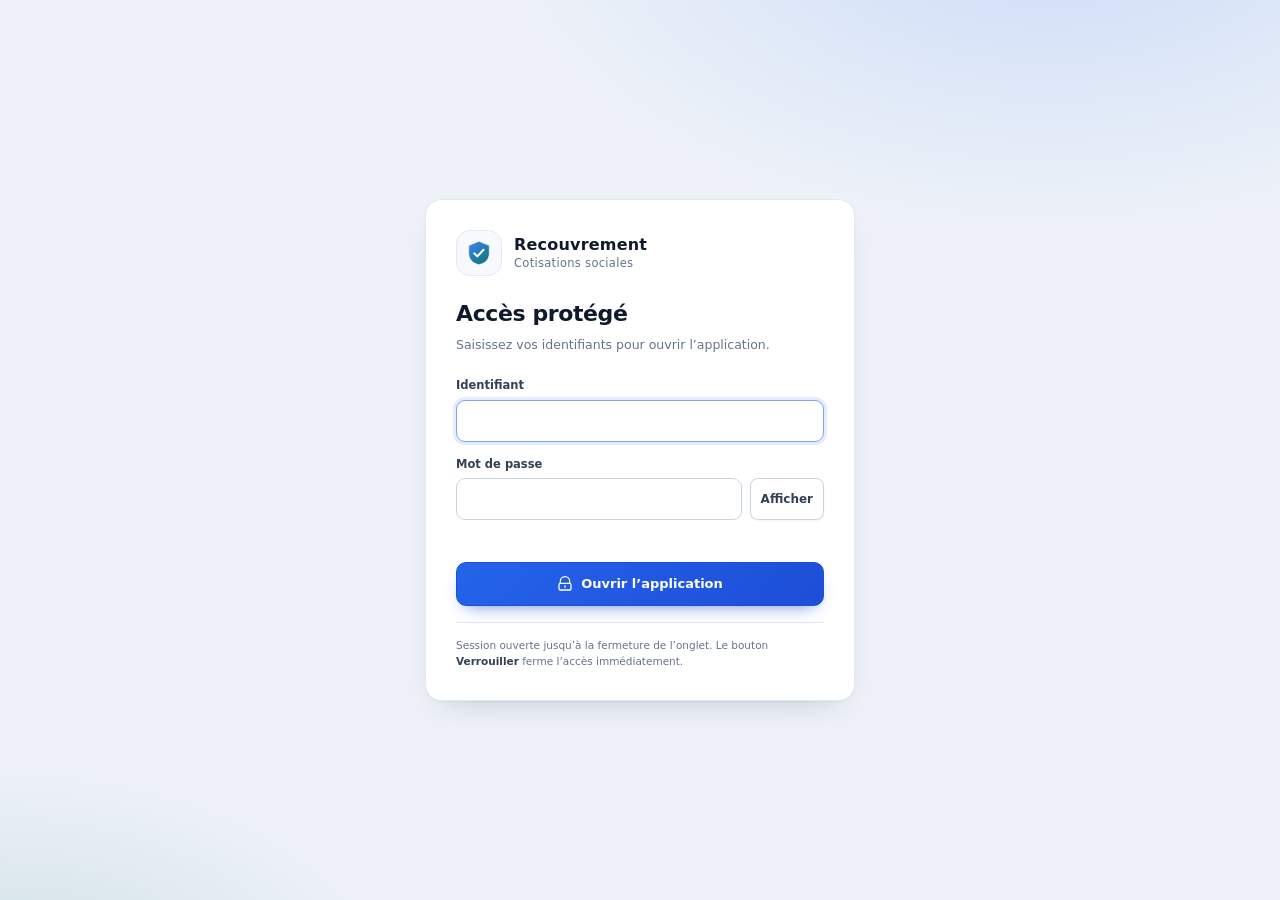
<file: suivi-cotisations/index.html>
<!DOCTYPE html>
<html lang="fr">
<head>
  <meta charset="UTF-8">
  <meta name="viewport" content="width=device-width, initial-scale=1.0">
  <meta name="color-scheme" content="light">
  <meta name="description" content="Application locale de suivi du recouvrement des cotisations sociales impayées.">
  <title>Recouvrement · Suivi des cotisations impayées</title>
  <link rel="icon" href="data:image/svg+xml,%3Csvg xmlns='http://www.w3.org/2000/svg' viewBox='0 0 32 32'%3E%3Crect width='32' height='32' rx='7' fill='%230f172a'/%3E%3Cpath d='M16 5 25 8.5v7c0 5.2-3.6 9.1-9 10.3-5.4-1.2-9-5.1-9-10.3v-7L16 5Z' fill='%230f766e'/%3E%3Cpath d='M11.5 16.2l3 3 6-6.5' fill='none' stroke='%23fff' stroke-width='2.2' stroke-linecap='round' stroke-linejoin='round'/%3E%3C/svg%3E">
  <link rel="stylesheet" href="assets/styles.css">
  <script>
    try {
      var t = localStorage.getItem('suivi-cotisations-theme-v1');
      if (t === 'amber' || t === 'red' || t === 'dark') document.documentElement.dataset.theme = t;
      if (localStorage.getItem('suivi-cotisations-sidebar-v1') === 'collapsed') document.documentElement.dataset.sidebar = 'collapsed';
    } catch (e) {}
  </script>
</head>
<body class="auth-locked">
  <div class="boot-error" id="boot-error" role="alert" hidden>
    <strong>L’application n’a pas pu démarrer.</strong>
    <span id="boot-error-detail"></span>
  </div>

  <div class="auth-screen" id="auth-screen" role="dialog" aria-modal="true" aria-labelledby="auth-title">
    <div class="auth-card">
      <div class="auth-brand">
        <div class="auth-mark" aria-hidden="true">
          <svg viewBox="0 0 32 32" fill="none">
            <path d="M16 3.5 27 8v8.2c0 6.2-4.3 10.9-11 12.3C9.3 27.1 5 22.4 5 16.2V8l11-4.5Z" fill="url(#auth-grad)" stroke="rgba(255,255,255,.55)" stroke-width="1.2"/>
            <path d="M11 16.4l3.2 3.2 6.6-7" stroke="#fff" stroke-width="2.2" stroke-linecap="round" stroke-linejoin="round"/>
            <defs>
              <linearGradient id="auth-grad" x1="5" y1="4" x2="27" y2="28" gradientUnits="userSpaceOnUse">
                <stop stop-color="#3b82f6"/><stop offset="1" stop-color="#0f766e"/>
              </linearGradient>
            </defs>
          </svg>
        </div>
        <div class="auth-brand-text">
          <strong>Recouvrement</strong>
          <span>Cotisations sociales</span>
        </div>
      </div>
      <h1 id="auth-title">Accès protégé</h1>
      <p class="auth-subtitle">Saisissez vos identifiants pour ouvrir l’application.</p>
      <form id="auth-form" autocomplete="on">
        <div class="auth-field">
          <label for="auth-user">Identifiant</label>
          <input class="input" id="auth-user" name="username" type="text" autocomplete="username" autocapitalize="none" spellcheck="false" required>
        </div>
        <div class="auth-field">
          <label for="auth-pass">Mot de passe</label>
          <div class="auth-pass-row">
            <input class="input" id="auth-pass" name="password" type="password" autocomplete="current-password" required>
            <button class="btn btn-sm" type="button" id="auth-toggle-pass" aria-pressed="false" aria-label="Afficher le mot de passe">Afficher</button>
          </div>
        </div>
        <p class="auth-error" id="auth-error" role="alert" aria-live="polite"></p>
        <button class="btn btn-primary auth-submit" id="auth-submit" type="submit">
          <svg viewBox="0 0 24 24"><path d="M5 11V8a7 7 0 0 1 14 0v3"/><rect x="3" y="11" width="18" height="10" rx="2"/><path d="M12 15v2"/></svg>
          Ouvrir l’application
        </button>
      </form>
      <p class="auth-note">Session ouverte jusqu’à la fermeture de l’onglet. Le bouton <strong>Verrouiller</strong> ferme l’accès immédiatement.</p>
    </div>
  </div>

  <div class="app" id="app">
    <div class="sidebar-backdrop" id="sidebar-backdrop"></div>
    <aside class="sidebar" id="sidebar">
      <div class="brand">
        <div class="brand-mark" aria-hidden="true">
          <svg viewBox="0 0 32 32" fill="none">
            <path d="M16 3.5 27 8v8.2c0 6.2-4.3 10.9-11 12.3C9.3 27.1 5 22.4 5 16.2V8l11-4.5Z" fill="url(#g1)" stroke="rgba(255,255,255,.55)" stroke-width="1.2"/>
            <path d="M11 16.4l3.2 3.2 6.6-7" stroke="#fff" stroke-width="2.2" stroke-linecap="round" stroke-linejoin="round"/>
            <defs>
              <linearGradient id="g1" x1="5" y1="4" x2="27" y2="28" gradientUnits="userSpaceOnUse">
                <stop stop-color="#3b82f6"/><stop offset="1" stop-color="#0f766e"/>
              </linearGradient>
            </defs>
          </svg>
        </div>
        <div class="brand-text">
          <strong>Recouvrement</strong>
          <span>Cotisations sociales</span>
        </div>
      </div>

      <div class="nav-group-label">Pilotage</div>
      <nav class="nav" aria-label="Navigation principale">
        <a class="nav-link" href="#/dashboard" data-route="dashboard">
          <svg viewBox="0 0 24 24"><path d="M4 13h6V4H4v9Zm0 7h6v-5H4v5Zm10 0h6v-9h-6v9Zm0-16v5h6V4h-6Z"/></svg>
          <span>Tableau de bord</span>
        </a>
        <a class="nav-link" href="#/employers" data-route="employers">
          <svg viewBox="0 0 24 24"><path d="M4 21V6a2 2 0 0 1 2-2h7a2 2 0 0 1 2 2v15M9 8h1M9 12h1M9 16h1M15 21V10h3a2 2 0 0 1 2 2v9M3 21h18"/></svg>
          <span>Employeurs</span>
        </a>
      </nav>

      <div class="nav-group-label">Suivi</div>
      <nav class="nav" aria-label="Navigation de suivi">
        <a class="nav-link" href="#/monthly" data-route="monthly">
          <svg viewBox="0 0 24 24"><path d="M8 2v4M16 2v4M3.5 9h17M5 4h14a2 2 0 0 1 2 2v13a2 2 0 0 1-2 2H5a2 2 0 0 1-2-2V6a2 2 0 0 1 2-2Z"/><path d="M7 13h3M14 13h3M7 17h3M14 17h3"/></svg>
          <span>Suivi mensuel</span>
        </a>
        <a class="nav-link" href="#/situation" data-route="situation">
          <svg viewBox="0 0 24 24"><path d="M4 19V5M4 19h16"/><path d="M8 15v-4M12 15V7M16 15v-6"/></svg>
          <span>Situation mensuelle</span>
        </a>
        <a class="nav-link" href="#/insured" data-route="insured">
          <svg viewBox="0 0 24 24"><path d="M16 21v-2a4 4 0 0 0-4-4H6a4 4 0 0 0-4 4v2"/><circle cx="9" cy="7" r="4"/><path d="M22 21v-2a4 4 0 0 0-3-3.87M16 3.13a4 4 0 0 1 0 7.75"/></svg>
          <span>Détail assurés</span>
        </a>
        <a class="nav-link" href="#/journal" data-route="journal">
          <svg viewBox="0 0 24 24"><path d="M4 19.5A2.5 2.5 0 0 1 6.5 17H20V3H6.5A2.5 2.5 0 0 0 4 5.5v14Z"/><path d="M8 7h8M8 11h6"/></svg>
          <span>Journal</span>
        </a>
        <a class="nav-link" href="#/schedules" data-route="schedules">
          <svg viewBox="0 0 24 24"><path d="M12 6v6l4 2"/><circle cx="12" cy="12" r="9"/></svg>
          <span>Échéanciers</span>
        </a>
      </nav>

      <div class="nav-group-label">Configuration</div>
      <nav class="nav" aria-label="Navigation de configuration">
        <a class="nav-link" href="#/settings" data-route="settings">
          <svg viewBox="0 0 24 24"><circle cx="12" cy="12" r="3"/><path d="M19.4 15a1.7 1.7 0 0 0 .34 1.87l.06.06a2 2 0 1 1-2.83 2.83l-.06-.06a1.7 1.7 0 0 0-1.87-.34 1.7 1.7 0 0 0-1 1.55V21a2 2 0 1 1-4 0v-.09a1.7 1.7 0 0 0-1.11-1.55 1.7 1.7 0 0 0-1.87.34l-.06.06a2 2 0 1 1-2.83-2.83l.06-.06a1.7 1.7 0 0 0 .34-1.87 1.7 1.7 0 0 0-1.55-1H3a2 2 0 1 1 0-4h.09a1.7 1.7 0 0 0 1.55-1.11 1.7 1.7 0 0 0-.34-1.87l-.06-.06a2 2 0 1 1 2.83-2.83l.06.06a1.7 1.7 0 0 0 1.87.34H9a1.7 1.7 0 0 0 1-1.55V3a2 2 0 1 1 4 0v.09a1.7 1.7 0 0 0 1 1.55 1.7 1.7 0 0 0 1.87-.34l.06-.06a2 2 0 1 1 2.83 2.83l-.06.06a1.7 1.7 0 0 0-.34 1.87V9a1.7 1.7 0 0 0 1.55 1H21a2 2 0 1 1 0 4h-.09a1.7 1.7 0 0 0-1.51 1Z"/></svg>
          <span>Paramètres</span>
        </a>
      </nav>

      <div class="sidebar-footer">
        <div class="storage-status" id="storage-status">
          <span class="status-dot" id="storage-dot"></span>
          <div>
            <strong id="storage-label">Sauvegarde locale</strong>
            <span id="storage-time">—</span>
          </div>
        </div>
        <div class="sidebar-hint">Données enregistrées dans ce navigateur.<br>Pensez à exporter une sauvegarde.</div>
        <div class="sidebar-version" id="app-version">Version 1.5.0</div>
      </div>
    </aside>

    <main class="main">
      <header class="topbar">
        <button class="icon-btn menu-btn" id="menu-btn" aria-label="Réduire le menu latéral" aria-expanded="true" aria-controls="sidebar" title="Réduire le menu latéral">
          <svg viewBox="0 0 24 24"><path d="M4 6h16M4 12h16M4 18h16"/></svg>
        </button>
        <div class="page-heading">
          <h1 id="page-title">Tableau de bord</h1>
          <p id="page-subtitle">Vue d'ensemble du recouvrement</p>
        </div>
        <div class="topbar-actions">
          <select class="select year-select" id="year-select" aria-label="Année de suivi"></select>
          <span class="today-chip" id="today-chip" title="Date de référence des calculs">
            <svg viewBox="0 0 24 24"><path d="M8 2v4M16 2v4M3.5 9h17M5 4h14a2 2 0 0 1 2 2v13a2 2 0 0 1-2 2H5a2 2 0 0 1-2-2V6a2 2 0 0 1 2-2Z"/></svg>
            <span id="today-label">—</span>
          </span>
          <button class="btn btn-ghost btn-sm" id="theme-toggle" title="Changer le thème de l’application" aria-haspopup="dialog">
            <svg viewBox="0 0 24 24"><path d="M12 3a9 9 0 0 0 0 18h1.5a2 2 0 0 0 0-4H13a2 2 0 0 1 0-4h4a4 4 0 0 0 4-4c0-3.3-4-6-9-6Z"/><circle cx="7.5" cy="10.5" r="1"/><circle cx="10" cy="7" r="1"/><circle cx="15" cy="7.5" r="1"/></svg>
            Thème
          </button>
          <button class="btn btn-ghost btn-sm" id="print-page" title="Imprimer cette vue ou l’enregistrer en PDF">
            <svg viewBox="0 0 24 24"><path d="M6 9V3h12v6M6 18H4a2 2 0 0 1-2-2v-5a2 2 0 0 1 2-2h16a2 2 0 0 1 2 2v5a2 2 0 0 1-2 2h-2"/><rect x="6" y="14" width="12" height="8" rx="1"/></svg>
            Imprimer
          </button>
          <button class="btn btn-ghost btn-sm" id="quick-export" title="Télécharger une sauvegarde complète">
            <svg viewBox="0 0 24 24"><path d="M12 3v12M7 10l5 5 5-5M4 21h16"/></svg>
            Exporter
          </button>
          <button class="btn btn-ghost btn-sm" id="lock-app" title="Verrouiller l’accès à l’application">
            <svg viewBox="0 0 24 24"><path d="M5 11V8a7 7 0 0 1 14 0v3"/><rect x="3" y="11" width="18" height="10" rx="2"/><path d="M12 15v2"/></svg>
            Verrouiller
          </button>
        </div>
      </header>

      <div class="print-head" aria-hidden="true">
        <div class="print-brand">Recouvrement · Cotisations sociales</div>
        <div class="print-title" id="print-title">—</div>
        <div class="print-meta" id="print-meta">—</div>
      </div>

      <div class="storage-alert" id="storage-alert" role="alert" hidden>
        <svg viewBox="0 0 24 24" aria-hidden="true"><path d="M12 9v4M12 17h.01M10.3 3.9 2.6 17.1A2 2 0 0 0 4.3 20h15.4a2 2 0 0 0 1.7-2.9L13.7 3.9a2 2 0 0 0-3.4 0Z"/></svg>
        <div class="storage-alert-text">
          <strong id="storage-alert-title">Stockage local presque plein</strong>
          <span id="storage-alert-message"></span>
        </div>
        <button class="btn btn-sm" type="button" id="storage-alert-export">Exporter une sauvegarde</button>
      </div>

      <div class="view" id="view" tabindex="-1"></div>
    </main>
  </div>

  <div class="committee-report" id="committee-report" aria-hidden="true"></div>
  <div class="modal-root" id="modal-root" hidden></div>
  <div class="toast-root" id="toast-root" aria-live="polite"></div>

  <script>
    window.reportBootError = function (file) {
      var box = document.getElementById('boot-error');
      var detail = document.getElementById('boot-error-detail');
      if (!box) return;
      box.hidden = false;
      if (detail) {
        var message = 'Fichier manquant ou illisible : ' + file + '. Décompressez l’archive complète en gardant le dossier assets à côté de index.html.';
        detail.textContent = detail.textContent ? detail.textContent + ' · ' + message : message;
      }
    };
  </script>
  <script src="assets/data.js" onerror="reportBootError('assets/data.js')"></script>
  <script src="assets/core.js" onerror="reportBootError('assets/core.js')"></script>
  <script src="assets/auth.js" onerror="reportBootError('assets/auth.js')"></script>
  <script src="assets/vendor/xlsx.full.min.js" onerror="reportBootError('assets/vendor/xlsx.full.min.js')"></script>
  <script src="assets/excel.js" onerror="reportBootError('assets/excel.js')"></script>
  <script src="assets/riskScoring.js" onerror="reportBootError('assets/riskScoring.js')"></script>
  <script src="assets/charts.js" onerror="reportBootError('assets/charts.js')"></script>
  <script src="assets/bulkMail.js" onerror="reportBootError('assets/bulkMail.js')"></script>
  <script src="assets/backup.js" onerror="reportBootError('assets/backup.js')"></script>
  <script src="assets/notifications.js" onerror="reportBootError('assets/notifications.js')"></script>
  <script src="assets/views.js" onerror="reportBootError('assets/views.js')"></script>
  <script src="assets/app.js" onerror="reportBootError('assets/app.js')"></script>
  <script>
    window.addEventListener('DOMContentLoaded', function () {
      if (typeof seedState !== 'function' || typeof renderCurrentView !== 'function') {
        reportBootError('un script de l’application');
      }
    });
  </script>
</body>
</html>
</file>
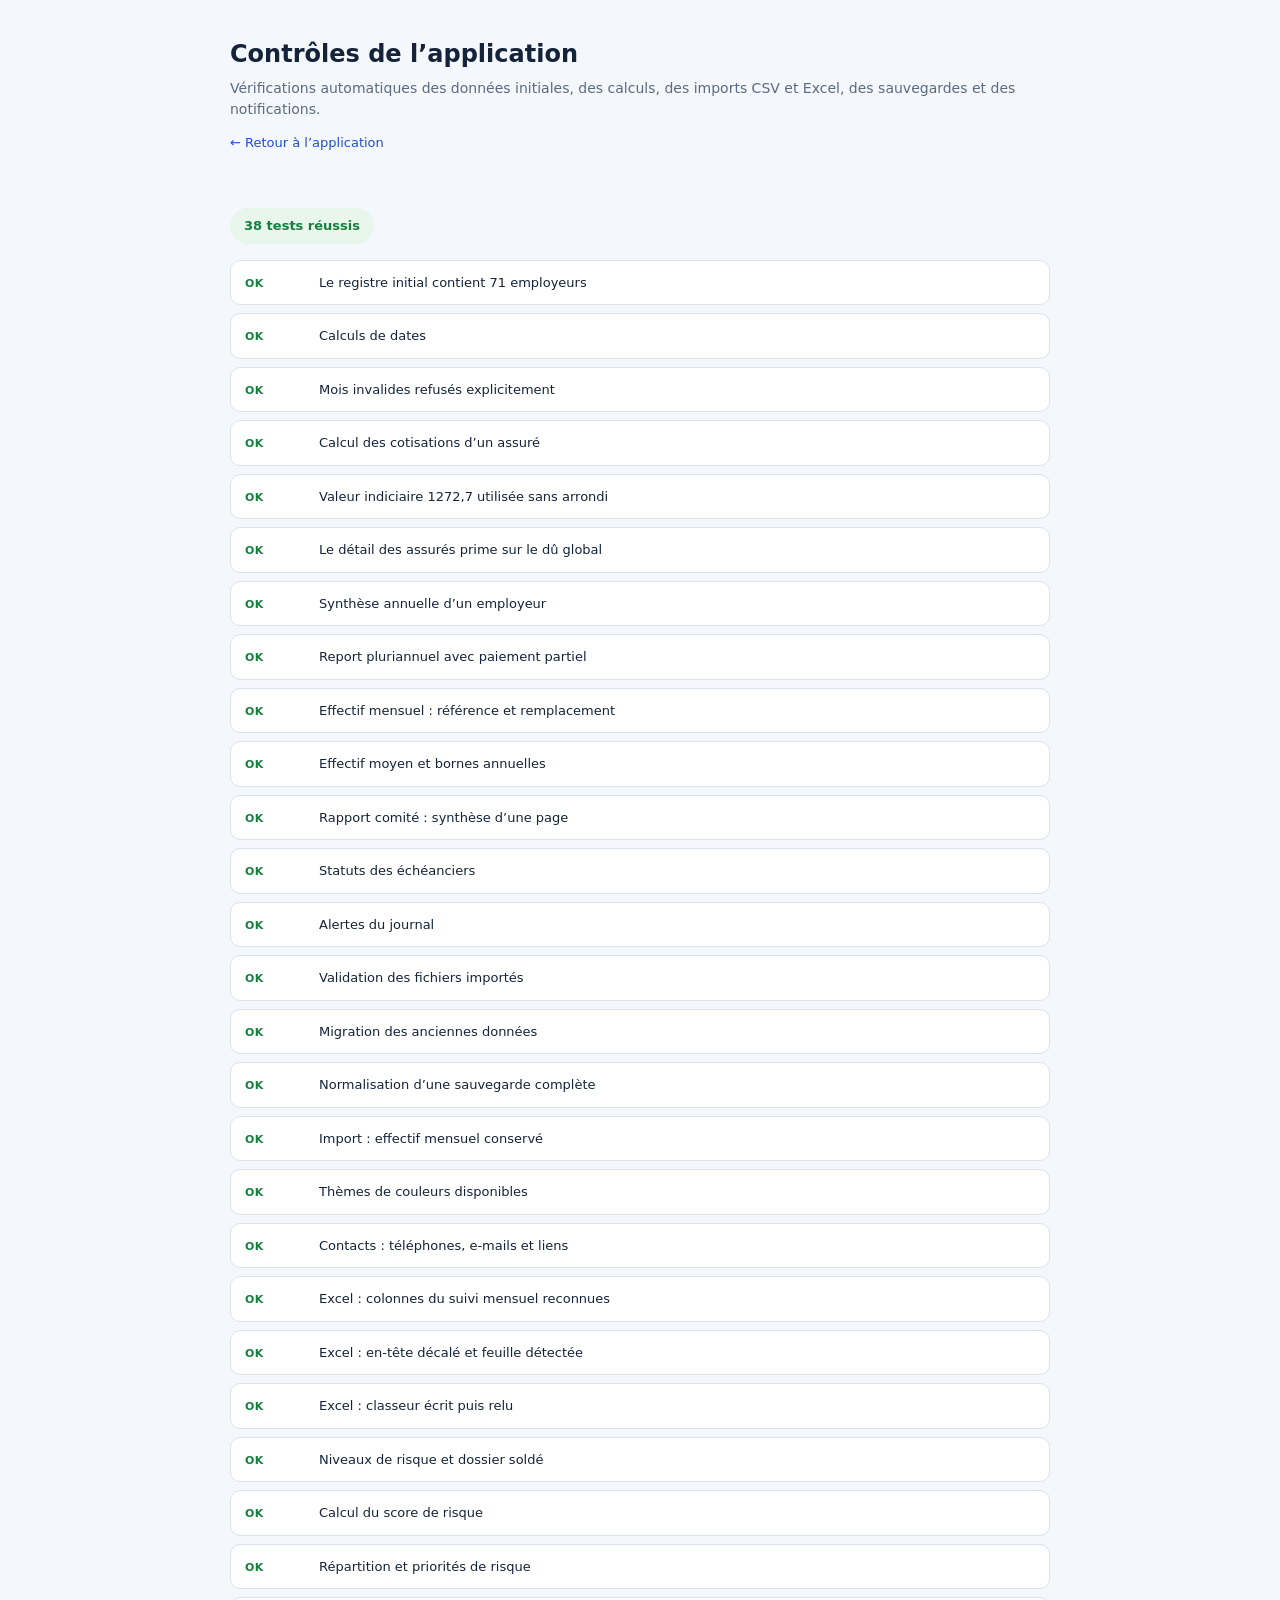
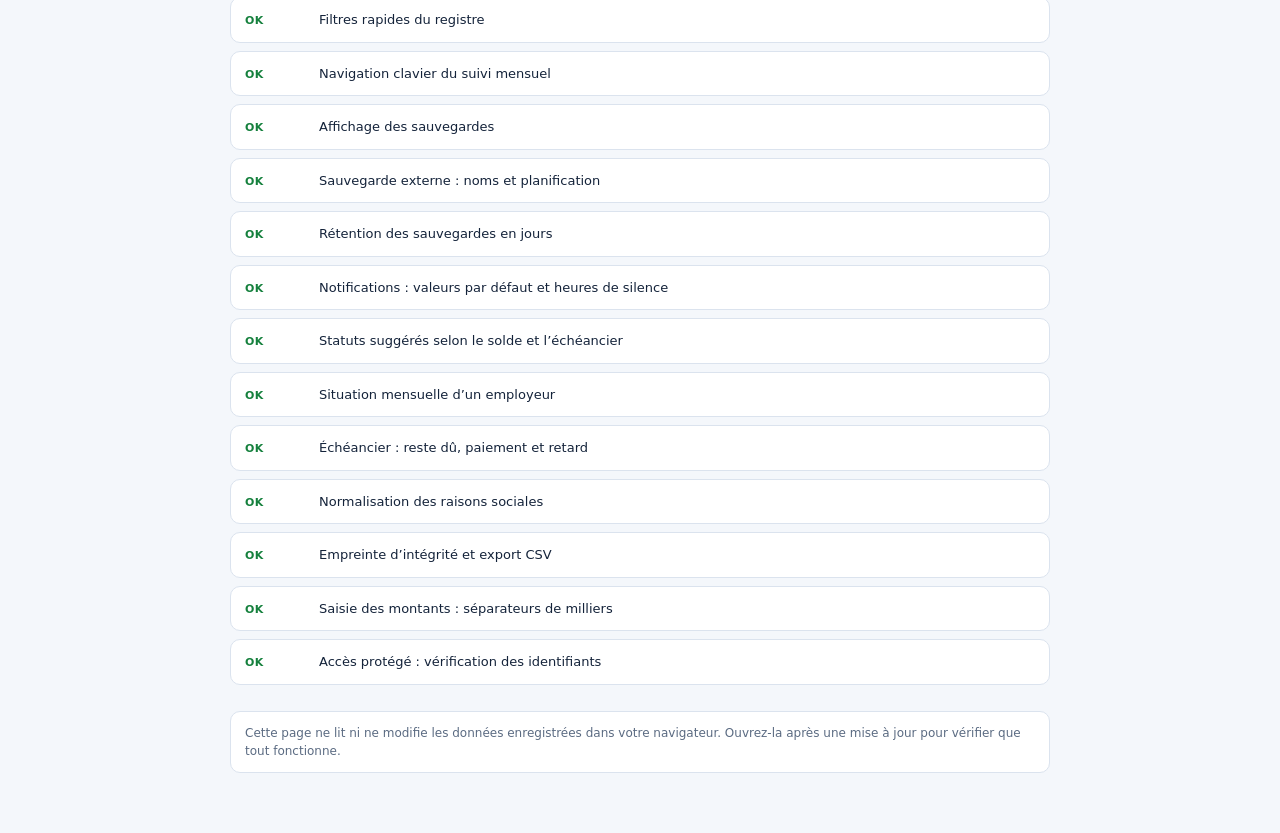
<file: suivi-cotisations/tests.html>
<!DOCTYPE html>
<html lang="fr">
<head>
  <meta charset="utf-8">
  <meta name="viewport" content="width=device-width, initial-scale=1">
  <title>Tests — Suivi des cotisations</title>
  <style>
    :root {
      --ink: #14233a;
      --muted: #5b6b82;
      --line: #dbe3ee;
      --green: #15803d;
      --green-soft: #e8f6ec;
      --red: #b91c1c;
      --red-soft: #fdecec;
      --primary: #1d4ed8;
    }
    * { box-sizing: border-box; }
    body {
      margin: 0;
      font-family: "Segoe UI", system-ui, -apple-system, sans-serif;
      color: var(--ink);
      background: #f4f7fb;
      line-height: 1.5;
    }
    main { max-width: 860px; margin: 0 auto; padding: 32px 20px 60px; }
    header { max-width: 860px; margin: 0 auto; padding: 36px 20px 0; }
    h1 { font-size: 24px; margin: 0 0 6px; }
    header p { margin: 0 0 10px; color: var(--muted); font-size: 14px; }
    a { color: var(--primary); font-size: 13px; text-decoration: none; }
    a:hover { text-decoration: underline; }
    .summary {
      display: inline-block;
      margin: 22px 0 16px;
      padding: 8px 14px;
      border-radius: 999px;
      font-size: 13px;
      font-weight: 700;
      background: #eef2f8;
    }
    .summary.good { background: var(--green-soft); color: var(--green); }
    .summary.bad { background: var(--red-soft); color: var(--red); }
    ul { list-style: none; margin: 0; padding: 0; display: flex; flex-direction: column; gap: 8px; }
    li {
      display: grid;
      grid-template-columns: 64px 1fr;
      gap: 10px;
      align-items: baseline;
      padding: 12px 14px;
      background: #fff;
      border: 1px solid var(--line);
      border-radius: 10px;
      font-size: 13px;
    }
    li strong { font-size: 11px; letter-spacing: .04em; }
    li.ok strong { color: var(--green); }
    li.ko strong { color: var(--red); }
    li.ko { border-color: #f2c4c4; background: #fffafa; }
    li p { grid-column: 2; margin: 4px 0 0; color: var(--red); font-size: 12px; }
    .note { margin-top: 26px; padding: 12px 14px; background: #fff; border: 1px solid var(--line); border-radius: 10px; color: var(--muted); font-size: 12px; }
  </style>
</head>
<body>
  <header>
    <h1>Contrôles de l’application</h1>
    <p>Vérifications automatiques des données initiales, des calculs, des imports CSV et Excel, des sauvegardes et des notifications.</p>
    <a href="index.html">← Retour à l’application</a>
  </header>
  <main>
    <div class="summary" id="test-summary">Exécution…</div>
    <ul id="test-results"></ul>
    <div class="note">
      Cette page ne lit ni ne modifie les données enregistrées dans votre navigateur.
      Ouvrez-la après une mise à jour pour vérifier que tout fonctionne.
    </div>
  </main>

  <script src="assets/data.js"></script>
  <script src="assets/core.js"></script>
  <script src="assets/auth.js"></script>
  <script src="assets/vendor/xlsx.full.min.js"></script>
  <script src="assets/excel.js"></script>
  <script src="assets/riskScoring.js"></script>
  <script src="assets/backup.js"></script>
  <script src="assets/notifications.js"></script>
  <script src="assets/tests.js"></script>
</body>
</html>
</file>
<file: suivi-cotisations/assets/styles.css>
/* ============================================================
   Recouvrement — feuille de style principale
   ============================================================ */

:root {
  --bg: #eef2f8;
  --bg-grad: radial-gradient(1200px 600px at 80% -10%, #dbe7ff 0%, rgba(219, 231, 255, 0) 55%),
             radial-gradient(900px 500px at -10% 110%, #d9f3ee 0%, rgba(217, 243, 238, 0) 50%);
  --surface: #ffffff;
  --surface-2: #f7f9fc;
  --surface-3: #eef3fa;
  --ink: #0f1b2d;
  --ink-2: #334155;
  --muted: #64748b;
  --muted-2: #8291a6;
  --line: #e3e9f2;
  --line-strong: #cbd5e1;
  --primary: #1d4ed8;
  --primary-dark: #1e3a8a;
  --primary-soft: #e8efff;
  --teal: #0f766e;
  --teal-soft: #e2f5f1;
  --green: #15803d;
  --green-soft: #e7f7ee;
  --amber: #b45309;
  --amber-soft: #fdf3df;
  --orange: #c2410c;
  --orange-soft: #ffedd5;
  --red: #b91c1c;
  --red-soft: #fee9e9;
  --slate-soft: #eef2f7;
  --sidebar-1: #0a1730;
  --sidebar-2: #0e2142;
  --sidebar-text: #dbe6f7;
  --sidebar-glow: rgba(59, 130, 246, .22);
  --nav-active: linear-gradient(90deg, rgba(59, 130, 246, .28), rgba(15, 118, 110, .18));
  --nav-active-border: rgba(96, 165, 250, .35);
  --topbar-bg: rgba(238, 242, 248, .82);
  --topbar-border: rgba(203, 213, 225, .55);
  --primary-grad: linear-gradient(135deg, #2563eb, #1d4ed8);
  --primary-grad-hover: linear-gradient(135deg, #1d4ed8, #1e40af);
  --primary-border: #1d4ed8;
  --primary-ink: #23458f;
  --primary-line: #d5e2ff;
  --accent-grad: linear-gradient(90deg, #2563eb, #0f766e);
  --radius: 16px;
  --radius-sm: 10px;
  --shadow: 0 1px 2px rgba(15, 27, 45, .04), 0 14px 34px -20px rgba(15, 27, 45, .28);
  --shadow-sm: 0 1px 2px rgba(15, 27, 45, .05);
  --font: "Segoe UI", system-ui, -apple-system, "Helvetica Neue", Arial, sans-serif;
}

/* ---------- Thèmes ---------- */
:root[data-theme="amber"] {
  --bg: #f3f1ea;
  --bg-grad: radial-gradient(1200px 600px at 80% -10%, #f7e9b4 0%, rgba(247, 233, 180, 0) 55%),
             radial-gradient(900px 500px at -10% 110%, #e8e2d3 0%, rgba(232, 226, 211, 0) 50%);
  --surface-2: #faf8f1;
  --surface-3: #f3efe2;
  --line: #e6e0cf;
  --line-strong: #d6cdb8;
  --primary: #a16207;
  --primary-dark: #713f12;
  --primary-soft: #fbf1d4;
  --primary-ink: #6b4708;
  --primary-line: #ecd9a3;
  --primary-grad: linear-gradient(135deg, #eab308, #ca8a04);
  --primary-grad-hover: linear-gradient(135deg, #ca8a04, #a16207);
  --primary-border: #ca8a04;
  --topbar-bg: rgba(243, 241, 234, .85);
  --topbar-border: rgba(198, 189, 165, .6);
  --sidebar-1: #1d1a13;
  --sidebar-2: #2c271b;
  --sidebar-text: #ece5d4;
  --sidebar-glow: rgba(234, 179, 8, .20);
  --nav-active: linear-gradient(90deg, rgba(234, 179, 8, .30), rgba(202, 138, 4, .14));
  --nav-active-border: rgba(234, 179, 8, .45);
  --accent-grad: linear-gradient(90deg, #eab308, #ca8a04);
}

:root[data-theme="red"] {
  --bg: #f1efef;
  --bg-grad: radial-gradient(1200px 600px at 80% -10%, #f4dada 0%, rgba(244, 218, 218, 0) 55%),
             radial-gradient(900px 500px at -10% 110%, #e7dede 0%, rgba(231, 222, 222, 0) 50%);
  --surface-2: #faf8f8;
  --surface-3: #f2ebeb;
  --line: #e7dede;
  --line-strong: #d8c8c8;
  --primary: #b91c1c;
  --primary-dark: #7f1d1d;
  --primary-soft: #fbeaea;
  --primary-ink: #8f1d1d;
  --primary-line: #f3cccc;
  --primary-grad: linear-gradient(135deg, #ef4444, #b91c1c);
  --primary-grad-hover: linear-gradient(135deg, #dc2626, #991b1b);
  --primary-border: #b91c1c;
  --topbar-bg: rgba(241, 239, 239, .85);
  --topbar-border: rgba(200, 186, 186, .6);
  --sidebar-1: #1b1113;
  --sidebar-2: #2a1a1e;
  --sidebar-text: #ecdcdc;
  --sidebar-glow: rgba(239, 68, 68, .20);
  --nav-active: linear-gradient(90deg, rgba(239, 68, 68, .30), rgba(185, 28, 28, .16));
  --nav-active-border: rgba(248, 113, 113, .45);
  --accent-grad: linear-gradient(90deg, #ef4444, #991b1b);
}

:root[data-theme="dark"] {
  color-scheme: dark;
  --bg: #0a111e;
  --bg-grad: radial-gradient(1200px 600px at 80% -10%, #15233d 0%, rgba(21, 35, 61, 0) 55%),
             radial-gradient(900px 500px at -10% 110%, #0d2b29 0%, rgba(13, 43, 41, 0) 50%);
  --surface: #121b2c;
  --surface-2: #0e1726;
  --surface-3: #1a2740;
  --ink: #e9effb;
  --ink-2: #c2cee2;
  --muted: #93a3bd;
  --muted-2: #7789a6;
  --line: #243149;
  --line-strong: #384863;
  --primary: #6d9bff;
  --primary-dark: #2f5fd0;
  --primary-soft: #17294b;
  --teal: #4fd1c5;
  --teal-soft: #0f302e;
  --green: #4ade80;
  --green-soft: #12301f;
  --amber: #fbbf24;
  --amber-soft: #33270e;
  --orange: #fb923c;
  --orange-soft: #3a2310;
  --red: #f87171;
  --red-soft: #3a181b;
  --slate-soft: #1b2638;
  --sidebar-1: #060b14;
  --sidebar-2: #0a1424;
  --sidebar-text: #ccd8ec;
  --sidebar-glow: rgba(96, 165, 250, .20);
  --nav-active: linear-gradient(90deg, rgba(96, 165, 250, .22), rgba(45, 212, 191, .13));
  --nav-active-border: rgba(96, 165, 250, .40);
  --topbar-bg: rgba(10, 17, 30, .84);
  --topbar-border: rgba(56, 72, 99, .60);
  --primary-grad: linear-gradient(135deg, #3b82f6, #2563eb);
  --primary-grad-hover: linear-gradient(135deg, #2563eb, #1d4ed8);
  --primary-border: #3b82f6;
  --primary-ink: #b7cbff;
  --primary-line: #2c4470;
  --accent-grad: linear-gradient(90deg, #60a5fa, #2dd4bf);
  --shadow: 0 1px 2px rgba(0, 0, 0, .40), 0 16px 36px -22px rgba(0, 0, 0, .90);
  --shadow-sm: 0 1px 2px rgba(0, 0, 0, .35);
}

* { box-sizing: border-box; }
[hidden] { display: none !important; }

html, body { height: 100%; }

body {
  margin: 0;
  font-family: var(--font);
  color: var(--ink);
  background: var(--bg);
  background-image: var(--bg-grad);
  background-attachment: fixed;
  -webkit-font-smoothing: antialiased;
  font-size: 14px;
  line-height: 1.45;
}

h1, h2, h3, h4, p { margin: 0; }
button, input, select, textarea { font: inherit; color: inherit; }
a { color: var(--primary); }
svg { display: block; }

.app { min-height: 100%; }

.boot-error {
  position: relative;
  z-index: 400;
  padding: 12px 20px;
  background: var(--red-soft);
  border-bottom: 1px solid #f6caca;
  color: #8f1d1d;
  font-size: 13px;
  line-height: 1.5;
}
.boot-error[hidden] { display: none; }
.boot-error strong { font-weight: 700; }
.boot-error span { margin-left: 6px; }

/* ---------- Verrouillage d'accès ---------- */
body.auth-locked .app { display: none; }

.auth-screen {
  position: fixed;
  inset: 0;
  z-index: 300;
  display: grid;
  place-items: center;
  padding: 24px;
  overflow-y: auto;
  background:
    radial-gradient(900px 520px at 82% -10%, rgba(59, 130, 246, .20), transparent 62%),
    radial-gradient(700px 420px at 0% 112%, rgba(15, 118, 110, .16), transparent 58%),
    var(--bg);
}
body:not(.auth-locked) .auth-screen { display: none; }

.auth-card {
  width: min(430px, 100%);
  padding: 30px;
  background: var(--surface);
  border: 1px solid var(--line);
  border-radius: var(--radius);
  box-shadow: var(--shadow);
}
.auth-brand { display: flex; align-items: center; gap: 12px; margin-bottom: 22px; }
.auth-mark {
  width: 46px;
  height: 46px;
  border-radius: 14px;
  display: grid;
  place-items: center;
  background: var(--surface-2);
  border: 1px solid var(--line);
}
.auth-mark svg { width: 30px; height: 30px; }
.auth-brand-text { display: flex; flex-direction: column; line-height: 1.15; }
.auth-brand-text strong { font-size: 16px; color: var(--ink); letter-spacing: .2px; }
.auth-brand-text span { font-size: 11.5px; color: var(--muted); margin-top: 3px; letter-spacing: .3px; }
.auth-card h1 { font-size: 22px; letter-spacing: -.4px; color: var(--ink); }
.auth-subtitle { margin-top: 6px; font-size: 12.5px; color: var(--muted); line-height: 1.5; }
#auth-form { margin-top: 22px; display: flex; flex-direction: column; gap: 14px; }
.auth-field { display: flex; flex-direction: column; gap: 6px; }
.auth-field label { font-size: 11.5px; font-weight: 700; color: var(--ink-2); }
.auth-field .input { width: 100%; min-height: 42px; font-size: 13.5px; }
.auth-pass-row { display: flex; gap: 8px; align-items: stretch; }
.auth-pass-row .input { flex: 1 1 auto; min-width: 0; }
.auth-pass-row .btn { white-space: nowrap; min-height: 42px; }
.auth-error { min-height: 18px; font-size: 11.5px; font-weight: 600; color: var(--red); line-height: 1.4; }
.auth-submit { width: 100%; justify-content: center; min-height: 44px; font-size: 13.5px; margin-top: -4px; }
.auth-note {
  margin-top: 16px;
  padding-top: 14px;
  border-top: 1px solid var(--line);
  font-size: 10.5px;
  color: var(--muted);
  line-height: 1.55;
}
.auth-note strong { color: var(--ink-2); }

@media print {
  .auth-screen { display: none !important; }
}

/* ---------- Sidebar ---------- */
.sidebar {
  position: fixed;
  inset: 0 auto 0 0;
  width: 252px;
  z-index: 40;
  display: flex;
  flex-direction: column;
  padding: 22px 14px 16px;
  background:
    radial-gradient(420px 280px at 20% 0%, var(--sidebar-glow), transparent 70%),
    linear-gradient(180deg, var(--sidebar-1), var(--sidebar-2));
  color: var(--sidebar-text);
  overflow-y: auto;
  overflow-x: hidden;
  transition: width .18s ease;
}

.brand {
  display: flex;
  align-items: center;
  gap: 12px;
  padding: 2px 8px 22px;
}

.brand-mark {
  width: 42px;
  height: 42px;
  border-radius: 13px;
  display: grid;
  place-items: center;
  background: rgba(255, 255, 255, .07);
  border: 1px solid rgba(255, 255, 255, .14);
  box-shadow: inset 0 1px 0 rgba(255, 255, 255, .12);
}
.brand-mark svg { width: 28px; height: 28px; }

.brand-text { display: flex; flex-direction: column; line-height: 1.15; }
.brand-text strong { color: #fff; font-size: 16px; letter-spacing: .2px; }
.brand-text span { color: #8fa6c8; font-size: 11.5px; letter-spacing: .3px; margin-top: 3px; }

.nav-group-label {
  font-size: 10.5px;
  text-transform: uppercase;
  letter-spacing: 1.3px;
  color: #6f88ad;
  padding: 16px 12px 7px;
  font-weight: 700;
}

.nav { display: flex; flex-direction: column; gap: 3px; }

.nav-link {
  display: flex;
  align-items: center;
  gap: 11px;
  padding: 9px 12px;
  border-radius: 10px;
  color: #b9c9e2;
  text-decoration: none;
  font-size: 13.5px;
  font-weight: 500;
  border: 1px solid transparent;
  transition: background .16s ease, color .16s ease, border-color .16s ease;
}
.nav-link svg {
  width: 18px; height: 18px;
  fill: none; stroke: currentColor; stroke-width: 1.8;
  stroke-linecap: round; stroke-linejoin: round;
  opacity: .9;
  flex: 0 0 auto;
}
.nav-link:hover { background: rgba(255, 255, 255, .06); color: #fff; }
.nav-link.active {
  background: var(--nav-active);
  border-color: var(--nav-active-border);
  color: #fff;
  box-shadow: inset 0 1px 0 rgba(255, 255, 255, .08);
}
.nav-link.active svg { opacity: 1; }

.sidebar-footer {
  margin-top: auto;
  padding: 18px 8px 4px;
  border-top: 1px solid rgba(255, 255, 255, .08);
}
.storage-status { display: flex; align-items: flex-start; gap: 9px; padding: 6px 4px; }
.status-dot {
  width: 8px; height: 8px; border-radius: 50%;
  background: #34d399; margin-top: 5px; flex: 0 0 auto;
  box-shadow: 0 0 0 3px rgba(52, 211, 153, .14);
}
.status-dot.off { background: #f87171; box-shadow: 0 0 0 3px rgba(248, 113, 113, .14); }
.status-dot.warn { background: #fbbf24; box-shadow: 0 0 0 3px rgba(251, 191, 36, .16); }
.storage-status div { display: flex; flex-direction: column; line-height: 1.35; }
.storage-status strong { color: #dfe9f8; font-size: 11.5px; font-weight: 600; }
.storage-status span { color: #7f97b9; font-size: 10.5px; }
.sidebar-hint { color: #647d9f; font-size: 10.5px; line-height: 1.5; padding: 8px 4px 0; }
.sidebar-version { color: #4e6a8f; font-size: 10px; padding: 6px 4px 0; letter-spacing: .02em; }

.sidebar-backdrop { display: none; }

/* ---------- Main / topbar ---------- */
.main {
  margin-left: 252px;
  min-height: 100vh;
  display: flex;
  flex-direction: column;
  transition: margin-left .18s ease;
}

.topbar {
  position: sticky;
  top: 0;
  z-index: 25;
  display: flex;
  align-items: center;
  gap: 16px;
  padding: 16px 30px;
  background: var(--topbar-bg);
  backdrop-filter: blur(10px);
  border-bottom: 1px solid var(--topbar-border);
}

.page-heading { min-width: 0; }
.page-heading h1 { font-size: 20px; font-weight: 700; letter-spacing: -.2px; color: var(--ink); white-space: nowrap; overflow: hidden; text-overflow: ellipsis; }
.page-heading p { font-size: 12.5px; color: var(--muted); margin-top: 2px; white-space: nowrap; overflow: hidden; text-overflow: ellipsis; }

.topbar-actions { margin-left: auto; display: flex; align-items: center; gap: 10px; }
.today-chip {
  display: inline-flex; align-items: center; gap: 7px;
  background: rgba(255, 255, 255, .75);
  border: 1px solid var(--line);
  color: var(--ink-2);
  border-radius: 999px;
  padding: 6px 12px;
  font-size: 12px;
  font-weight: 600;
  white-space: nowrap;
}
.today-chip svg { width: 14px; height: 14px; fill: none; stroke: var(--primary); stroke-width: 1.8; stroke-linecap: round; stroke-linejoin: round; }
.year-select {
  font-weight: 700;
  font-size: 12.5px;
  padding: 6px 28px 6px 10px;
  background: rgba(255, 255, 255, .85);
  color: var(--ink);
}
.menu-btn { display: inline-grid; flex: 0 0 auto; }

/* Barre latérale réduite aux icônes (ordinateur) */
@media (min-width: 981px) {
  html[data-sidebar="collapsed"] .sidebar {
    width: 76px;
    padding-left: 10px;
    padding-right: 10px;
  }
  html[data-sidebar="collapsed"] .main { margin-left: 76px; }
  html[data-sidebar="collapsed"] .brand {
    justify-content: center;
    padding: 2px 0 14px;
  }
  html[data-sidebar="collapsed"] .brand-text,
  html[data-sidebar="collapsed"] .nav-group-label,
  html[data-sidebar="collapsed"] .nav-link span,
  html[data-sidebar="collapsed"] .sidebar-footer { display: none; }
  html[data-sidebar="collapsed"] .nav { margin-top: 10px; gap: 6px; }
  html[data-sidebar="collapsed"] .nav-link {
    justify-content: center;
    padding: 11px 0;
  }
  html[data-sidebar="collapsed"] .nav-link svg {
    width: 20px;
    height: 20px;
  }
}

.view {
  flex: 1;
  padding: 26px 30px 48px;
  max-width: 1660px;
  width: 100%;
  outline: none;
}

.view-enter { animation: viewEnter .22s ease both; }

.storage-alert {
  display: flex;
  align-items: center;
  gap: 12px;
  margin: 14px 30px 0;
  padding: 10px 14px;
  border: 1px solid #f4dfb8;
  border-radius: 10px;
  background: var(--amber-soft);
  color: #7c4311;
}
.storage-alert[hidden] { display: none; }
.storage-alert.danger { border-color: #f6caca; background: var(--red-soft); color: #8f1d1d; }
.storage-alert > svg {
  width: 18px; height: 18px; flex: 0 0 auto;
  fill: none; stroke: currentColor; stroke-width: 1.8; stroke-linecap: round; stroke-linejoin: round;
}
.storage-alert-text { flex: 1; min-width: 0; display: flex; flex-direction: column; line-height: 1.35; }
.storage-alert-text strong { font-size: 12.5px; font-weight: 700; }
.storage-alert-text span { font-size: 11.5px; }
.storage-alert .btn { flex: 0 0 auto; }

@media (max-width: 720px) {
  .storage-alert { flex-wrap: wrap; margin: 10px 14px 0; }
  .storage-alert .btn { margin-left: 30px; }
}
@keyframes viewEnter {
  from { opacity: 0; transform: translateY(5px); }
  to { opacity: 1; transform: none; }
}

/* ---------- Buttons ---------- */
.btn {
  display: inline-flex;
  align-items: center;
  justify-content: center;
  gap: 8px;
  border: 1px solid var(--line-strong);
  background: var(--surface);
  color: var(--ink-2);
  border-radius: 10px;
  padding: 8px 14px;
  font-size: 13px;
  font-weight: 600;
  line-height: 1.2;
  cursor: pointer;
  text-decoration: none;
  white-space: nowrap;
  transition: background .15s, border-color .15s, color .15s, box-shadow .15s, transform .05s;
  box-shadow: var(--shadow-sm);
}
.btn svg { width: 16px; height: 16px; fill: none; stroke: currentColor; stroke-width: 1.9; stroke-linecap: round; stroke-linejoin: round; }
.btn:hover { border-color: #a9b8cc; background: #fbfcfe; }
.btn:active { transform: translateY(1px); }
.btn-primary {
  background: var(--primary-grad);
  border-color: var(--primary-border);
  color: #fff;
  box-shadow: 0 8px 18px -10px rgba(29, 78, 216, .8);
}
.btn-primary:hover { background: var(--primary-grad-hover); border-color: var(--primary-dark); }
.btn-ghost { background: transparent; border-color: transparent; box-shadow: none; color: var(--ink-2); }
.btn-ghost:hover { background: rgba(255, 255, 255, .75); border-color: var(--line); }
.btn-outline-primary { color: var(--primary); border-color: #bfd0f7; background: var(--primary-soft); }
.btn-outline-primary:hover { background: #dbe7ff; border-color: #9dbcf5; }
.btn-danger { color: var(--red); border-color: #f3c4c4; background: #fff6f6; }
.btn-danger:hover { background: var(--red-soft); border-color: #eba3a3; }
.btn-sm { padding: 6px 10px; font-size: 12px; border-radius: 8px; gap: 6px; }
.btn-sm svg { width: 14px; height: 14px; }
.btn-icon { width: 34px; height: 34px; padding: 0; border-radius: 9px; }
.btn-icon svg { width: 16px; height: 16px; }
.btn[disabled] { opacity: .55; cursor: not-allowed; }

.icon-btn {
  display: inline-grid;
  place-items: center;
  width: 36px; height: 36px;
  border-radius: 10px;
  border: 1px solid transparent;
  background: transparent;
  color: var(--ink-2);
  cursor: pointer;
}
.icon-btn svg { width: 19px; height: 19px; fill: none; stroke: currentColor; stroke-width: 1.8; stroke-linecap: round; stroke-linejoin: round; }
.icon-btn:hover { background: rgba(255, 255, 255, .8); border-color: var(--line); }

/* ---------- Cards ---------- */
.card {
  background: var(--surface);
  border: 1px solid var(--line);
  border-radius: var(--radius);
  box-shadow: var(--shadow);
  min-width: 0;
}
.card-head {
  display: flex;
  align-items: flex-start;
  justify-content: space-between;
  gap: 12px;
  padding: 18px 20px 0;
}
.card-title { font-size: 14.5px; font-weight: 700; letter-spacing: -.1px; }
.card-sub { font-size: 11.5px; color: var(--muted); margin-top: 3px; }
.card-body { padding: 16px 20px 20px; }

/* ---------- KPI ---------- */
.kpi-grid {
  display: grid;
  grid-template-columns: repeat(auto-fit, minmax(205px, 1fr));
  gap: 16px;
  margin-bottom: 18px;
}
.kpi {
  position: relative;
  overflow: hidden;
  background: var(--surface);
  border: 1px solid var(--line);
  border-radius: var(--radius);
  padding: 17px 18px 15px;
  box-shadow: var(--shadow);
  display: flex;
  flex-direction: column;
  gap: 10px;
  min-width: 0;
}
.kpi::after {
  content: "";
  position: absolute;
  right: -30px; top: -40px;
  width: 120px; height: 120px;
  border-radius: 50%;
  background: var(--kpi-tint, rgba(37, 99, 235, .07));
  pointer-events: none;
}
.kpi-top { display: flex; align-items: center; justify-content: space-between; gap: 10px; }
.kpi-label { font-size: 11.5px; font-weight: 700; color: var(--muted); text-transform: uppercase; letter-spacing: .55px; }
.kpi-icon {
  width: 32px; height: 32px; border-radius: 10px;
  display: grid; place-items: center;
  background: var(--kpi-soft, var(--primary-soft));
  color: var(--kpi-color, var(--primary));
  flex: 0 0 auto;
}
.kpi-icon svg { width: 17px; height: 17px; fill: none; stroke: currentColor; stroke-width: 1.9; stroke-linecap: round; stroke-linejoin: round; }
.kpi-value { font-size: 23px; font-weight: 750; letter-spacing: -.5px; color: var(--ink); font-variant-numeric: tabular-nums; line-height: 1.15; }
.kpi-value small { font-size: 12px; font-weight: 600; color: var(--muted); margin-left: 4px; letter-spacing: 0; }
.kpi-sub { font-size: 11.5px; color: var(--muted); display: flex; align-items: center; gap: 6px; margin-top: -3px; }
.kpi-sub .up { color: var(--green); font-weight: 700; }
.kpi-sub .down { color: var(--red); font-weight: 700; }
.kpi-progress { height: 7px; border-radius: 99px; background: var(--surface-3); overflow: hidden; margin-top: 3px; }
.kpi-progress > span { display: block; height: 100%; border-radius: inherit; background: var(--accent-grad); }

.kpi.k-green { --kpi-color: var(--green); --kpi-soft: var(--green-soft); --kpi-tint: rgba(21, 128, 61, .07); }
.kpi.k-red { --kpi-color: var(--red); --kpi-soft: var(--red-soft); --kpi-tint: rgba(185, 28, 28, .06); }
.kpi.k-amber { --kpi-color: var(--amber); --kpi-soft: var(--amber-soft); --kpi-tint: rgba(180, 83, 9, .07); }
.kpi.k-teal { --kpi-color: var(--teal); --kpi-soft: var(--teal-soft); --kpi-tint: rgba(15, 118, 110, .07); }
.kpi.k-slate { --kpi-color: #475569; --kpi-soft: var(--slate-soft); --kpi-tint: rgba(71, 85, 105, .06); }

/* ---------- Dashboard grid ---------- */
.dash-grid {
  display: grid;
  grid-template-columns: repeat(12, minmax(0, 1fr));
  gap: 18px;
}
.col-4 { grid-column: span 4; }
.col-6 { grid-column: span 6; }
.col-8 { grid-column: span 8; }
.col-12 { grid-column: span 12; }

/* Chart */
.chart-legend { display: flex; align-items: center; gap: 16px; font-size: 11.5px; color: var(--muted); }
.legend-item { display: inline-flex; align-items: center; gap: 6px; }
.legend-dot { width: 9px; height: 9px; border-radius: 3px; display: inline-block; }
.legend-dot.due { background: #93b4f8; }
.legend-dot.paid { background: #0f766e; }
.chart-box { padding: 8px 14px 8px; position: relative; }
.chart-box svg { width: 100%; height: auto; display: block; }
.chart-empty {
  position: absolute; inset: 10px;
  display: grid; place-items: center;
  text-align: center;
  background: linear-gradient(180deg, rgba(255,255,255,.55), rgba(255,255,255,.88));
  border-radius: 12px;
  color: var(--muted);
  font-size: 12.5px;
  padding: 20px;
}
.chart-empty strong { display: block; color: var(--ink-2); font-size: 13px; margin-bottom: 3px; }

/* Status list */
.status-list { display: flex; flex-direction: column; gap: 13px; }
.status-row { display: grid; grid-template-columns: 1fr auto; gap: 6px 10px; align-items: center; }
.status-name { display: flex; align-items: center; gap: 8px; font-size: 12.5px; color: var(--ink-2); font-weight: 550; min-width: 0; }
.status-name .dot { width: 8px; height: 8px; border-radius: 50%; flex: 0 0 auto; }
.status-count { font-size: 12px; font-weight: 700; color: var(--ink); font-variant-numeric: tabular-nums; }
.status-meta { grid-column: 1 / -1; display: flex; align-items: center; gap: 10px; }
.status-bar { flex: 1; height: 5px; border-radius: 99px; background: var(--surface-3); overflow: hidden; }
.status-bar > span { display: block; height: 100%; border-radius: inherit; }
.status-amount { font-size: 10.5px; color: var(--muted); font-variant-numeric: tabular-nums; white-space: nowrap; }

/* Alerts */
.alert-list { display: flex; flex-direction: column; gap: 8px; }
.alert-row {
  display: flex; align-items: center; gap: 12px;
  padding: 11px 12px;
  border: 1px solid var(--line);
  border-radius: 11px;
  background: var(--surface-2);
  text-decoration: none;
  color: inherit;
  transition: border-color .15s, background .15s;
}
.alert-row:hover { border-color: #b9c8dd; background: #fbfcff; }
.alert-ico {
  width: 34px; height: 34px; border-radius: 10px;
  display: grid; place-items: center; flex: 0 0 auto;
  background: var(--red-soft); color: var(--red);
}
.alert-ico.warn { background: var(--amber-soft); color: var(--amber); }
.alert-ico.info { background: var(--primary-soft); color: var(--primary); }
.alert-ico.ok { background: var(--green-soft); color: var(--green); }
.alert-ico svg { width: 17px; height: 17px; fill: none; stroke: currentColor; stroke-width: 1.9; stroke-linecap: round; stroke-linejoin: round; }
.alert-text { min-width: 0; flex: 1; }
.alert-text strong { display: block; font-size: 12.5px; font-weight: 650; color: var(--ink); }
.alert-text span { display: block; font-size: 11px; color: var(--muted); margin-top: 1px; }
.alert-value { font-size: 13px; font-weight: 750; font-variant-numeric: tabular-nums; white-space: nowrap; }
.alert-value.red { color: var(--red); }
.alert-value.amber { color: var(--amber); }
.alert-value.blue { color: var(--primary); }
.alert-empty { text-align: center; color: var(--muted); font-size: 12.5px; padding: 24px 10px; }

/* Top oldest */
.top-list { display: flex; flex-direction: column; gap: 4px; }
.top-row {
  display: grid;
  grid-template-columns: 26px 1fr auto;
  gap: 10px;
  align-items: center;
  padding: 9px 6px;
  border-radius: 10px;
  cursor: pointer;
  border: 1px solid transparent;
}
.top-row:hover { background: var(--surface-2); border-color: var(--line); }
.top-rank {
  width: 24px; height: 24px; border-radius: 8px;
  display: grid; place-items: center;
  background: var(--surface-3);
  color: var(--muted);
  font-size: 11px; font-weight: 700;
}
.top-row:first-child .top-rank { background: var(--red-soft); color: var(--red); }
.top-main { min-width: 0; }
.top-main strong { display: block; font-size: 12.5px; font-weight: 650; white-space: nowrap; overflow: hidden; text-overflow: ellipsis; }
.top-main span { display: block; font-size: 10.5px; color: var(--muted); margin-top: 1px; }
.top-amount { text-align: right; }
.top-amount strong { display: block; font-size: 12.5px; font-variant-numeric: tabular-nums; color: var(--red); }
.top-amount span { display: block; font-size: 10px; color: var(--muted); }

/* Risk scoring */
.risk-head-badges { display: flex; align-items: center; gap: 8px; flex-wrap: wrap; }
.risk-badge {
  display: inline-flex; align-items: center; justify-content: center;
  min-width: 34px; height: 24px; padding: 0 8px;
  border-radius: 999px; border: 1px solid transparent;
  font-size: 11px; font-weight: 800; font-variant-numeric: tabular-nums;
}
.risk-badge.risk-low, .risk-score-big.risk-low { background: var(--green-soft); color: var(--green); border-color: #c6ecd5; }
.risk-badge.risk-medium, .risk-score-big.risk-medium { background: var(--amber-soft); color: var(--amber); border-color: #f4dfb8; }
.risk-badge.risk-high, .risk-score-big.risk-high { background: var(--orange-soft); color: var(--orange); border-color: #fad3b0; }
.risk-badge.risk-critical, .risk-score-big.risk-critical { background: var(--red-soft); color: var(--red); border-color: #f6caca; }
.risk-badge.risk-balanced, .risk-score-big.risk-balanced { background: var(--slate-soft); color: var(--muted); border-color: #dde5ef; }
.risk-col { width: 66px; text-align: center; }
.risk-dashboard { display: grid; grid-template-columns: minmax(230px, .9fr) 1.5fr; gap: 26px; align-items: start; }
.risk-dist-bar { display: flex; height: 12px; border-radius: 99px; overflow: hidden; background: var(--surface-3); border: 1px solid var(--line); }
.risk-seg { display: block; height: 100%; }
.risk-seg.risk-critical { background: var(--red); }
.risk-seg.risk-high { background: var(--orange); }
.risk-seg.risk-medium { background: var(--amber); }
.risk-seg.risk-low { background: var(--green); }
.risk-seg.risk-balanced { background: var(--line-strong); }
.risk-legend { display: flex; flex-wrap: wrap; gap: 8px 14px; margin-top: 12px; font-size: 11px; color: var(--muted); }
.risk-legend span { display: inline-flex; align-items: center; gap: 6px; }
.risk-legend strong { color: var(--ink); font-variant-numeric: tabular-nums; }
.risk-dot { width: 8px; height: 8px; border-radius: 50%; display: inline-block; flex: 0 0 auto; }
.risk-dot.risk-critical { background: var(--red); }
.risk-dot.risk-high { background: var(--orange); }
.risk-dot.risk-medium { background: var(--amber); }
.risk-dot.risk-low { background: var(--green); }
.risk-dot.risk-balanced { background: var(--line-strong); }
.risk-top { display: flex; flex-direction: column; gap: 4px; }
.risk-top-row {
  display: grid; grid-template-columns: 44px 1fr auto; gap: 10px; align-items: center;
  padding: 8px; border-radius: 10px; border: 1px solid transparent; cursor: pointer;
}
.risk-top-row:hover { background: var(--surface-2); border-color: var(--line); }
.risk-top-main { min-width: 0; }
.risk-top-main strong { display: block; font-size: 12.5px; font-weight: 650; white-space: nowrap; overflow: hidden; text-overflow: ellipsis; }
.risk-top-main span { display: block; font-size: 10.5px; color: var(--muted); margin-top: 1px; }
.risk-top-amount { text-align: right; font-weight: 750; color: var(--red); font-size: 12.5px; font-variant-numeric: tabular-nums; white-space: nowrap; }
.risk-top-amount small { display: block; font-size: 9px; color: var(--muted); font-weight: 600; }
.risk-top-empty { display: flex; align-items: center; gap: 8px; padding: 22px 8px; color: var(--muted); font-size: 12.5px; }
.risk-top-empty svg { width: 18px; height: 18px; fill: none; stroke: var(--green); stroke-width: 2; }

/* Trend charts */
.charts-grid { display: grid; grid-template-columns: repeat(2, minmax(0, 1fr)); gap: 18px; margin-top: 18px; }
.chart-card-wide { grid-column: 1 / -1; }
.chart-card .card-body { min-width: 0; }

/* Bulk selection */
.bulk-toolbar {
  display: flex; align-items: center; gap: 10px; flex-wrap: wrap;
  padding: 11px 14px; margin-bottom: 14px;
  border: 1px solid var(--line); border-radius: var(--radius-sm);
  background: var(--surface); box-shadow: var(--shadow-sm);
}
.bulk-count { font-size: 12.5px; font-weight: 650; color: var(--ink-2); }
.bulk-quick { display: flex; align-items: center; gap: 10px; flex-wrap: wrap; padding-left: 12px; border-left: 1px solid var(--line); }
.bulk-quick-label { font-size: 10px; text-transform: uppercase; letter-spacing: .4px; color: var(--muted); font-weight: 750; }
.bulk-type-label { font-size: 11.5px; color: var(--muted); font-weight: 600; }
.bulk-toolbar .spacer { flex: 1; }
.bulk-toolbar .select { min-height: 32px; padding: 5px 26px 5px 8px; font-size: 12px; }
.bulk-toolbar .btn { min-height: 32px; }
.bulk-toolbar .link-btn { font-size: 11.5px; }
.bulk-toolbar .link-btn:disabled { opacity: .4; cursor: not-allowed; text-decoration: none; }
.row-check { width: 15px; height: 15px; accent-color: var(--primary); cursor: pointer; vertical-align: middle; }
.row-check:disabled { cursor: not-allowed; opacity: .35; }
.employers-table .bulk-select-col {
  position: sticky; left: 0; z-index: 3;
  width: 42px; padding-left: 12px; padding-right: 4px;
  text-align: center; background: var(--surface); box-shadow: 1px 0 0 var(--line);
}
.employers-table thead .bulk-select-col { z-index: 6; background: #f4f7fc; }
.employers-table tbody tr:hover .bulk-select-col { background: #f8faff; }
.employers-table .sticky-col { left: 42px; }

/* ---------- Toolbar / filters ---------- */
.page-actions {
  display: flex;
  align-items: center;
  gap: 10px;
  flex-wrap: wrap;
  margin-bottom: 16px;
}
.page-actions .spacer { flex: 1; }
.report-intro { display: flex; flex-direction: column; gap: 1px; min-width: 0; }
.report-intro strong { font-size: 12.5px; font-weight: 700; color: var(--ink-2); }
.report-intro span { font-size: 11.5px; color: var(--muted); }
.toolbar {
  display: flex;
  align-items: center;
  gap: 10px;
  flex-wrap: wrap;
  padding: 14px 18px;
  border-bottom: 1px solid var(--line);
}
.toolbar .spacer { flex: 1; }
.search-box { position: relative; min-width: 220px; flex: 0 1 300px; }
.search-box svg {
  position: absolute; left: 11px; top: 50%; transform: translateY(-50%);
  width: 15px; height: 15px; fill: none; stroke: var(--muted); stroke-width: 1.9; stroke-linecap: round;
}
.search-box input {
  width: 100%;
  padding: 8px 12px 8px 34px;
  border: 1px solid var(--line-strong);
  border-radius: 9px;
  background: var(--surface);
  font-size: 12.5px;
  outline: none;
}
.search-box input:focus { border-color: #7ea4f2; box-shadow: 0 0 0 3px rgba(37, 99, 235, .12); }

.select, .input, .textarea {
  border: 1px solid var(--line-strong);
  border-radius: 9px;
  background: var(--surface);
  padding: 8px 10px;
  font-size: 12.5px;
  outline: none;
  min-height: 36px;
}
.select:focus, .input:focus, .textarea:focus {
  border-color: #7ea4f2;
  box-shadow: 0 0 0 3px rgba(37, 99, 235, .12);
}
.select { padding-right: 28px; }
.textarea { resize: vertical; min-height: 76px; width: 100%; }
.input-sm { min-height: 32px; padding: 5px 8px; font-size: 12px; border-radius: 7px; }

.filter-label { font-size: 11.5px; color: var(--muted); font-weight: 600; white-space: nowrap; }

.result-count { font-size: 12px; color: var(--muted); white-space: nowrap; }
.result-count strong { color: var(--ink); }

/* Filtres rapides du registre */
.quick-filters {
  display: flex;
  align-items: center;
  gap: 8px;
  flex-wrap: wrap;
  margin: -4px 0 16px;
}
.quick-filters-label { font-size: 10px; text-transform: uppercase; letter-spacing: .4px; color: var(--muted); font-weight: 750; }
.quick-filter {
  display: inline-flex;
  align-items: center;
  gap: 6px;
  min-height: 30px;
  padding: 4px 10px;
  border: 1px solid var(--line);
  border-radius: 999px;
  background: var(--surface);
  color: var(--ink-2);
  font: inherit;
  font-size: 12px;
  font-weight: 600;
  cursor: pointer;
}
.quick-filter:hover { border-color: var(--primary); color: var(--primary); }
.quick-filter.active { background: var(--primary); border-color: var(--primary); color: #fff; }
.quick-filter:disabled { opacity: .45; cursor: not-allowed; }
.quick-filter:disabled:hover { border-color: var(--line); color: var(--ink-2); }
.quick-filter:focus-visible { outline: 2px solid var(--primary); outline-offset: 2px; }
.quick-filter-count {
  display: inline-grid;
  place-items: center;
  min-width: 20px;
  padding: 0 5px;
  border-radius: 999px;
  background: var(--surface-2);
  color: var(--ink-2);
  font-size: 10.5px;
  font-weight: 750;
  line-height: 16px;
}
.quick-filter.active .quick-filter-count { background: rgba(255, 255, 255, .22); color: #fff; }
.quick-filters .link-btn { font-size: 11.5px; }
.quick-filters .link-btn:disabled { opacity: .4; cursor: not-allowed; text-decoration: none; }

/* ---------- Tables ---------- */
.table-wrap {
  overflow: auto;
  max-height: calc(100vh - 250px);
  border-radius: 0 0 var(--radius) var(--radius);
  scrollbar-width: thin;
}
.table-wrap.tall { max-height: none; }
.load-more {
  display: flex; align-items: center; gap: 12px; flex-wrap: wrap;
  padding: 12px 16px; border-top: 1px solid var(--line); background: var(--surface-2);
  font-size: 11.5px; color: var(--muted);
}
.load-more span { flex: 1; min-width: 200px; }
table.data-table {
  width: 100%;
  border-collapse: separate;
  border-spacing: 0;
  font-size: 12.5px;
  min-width: 900px;
}
.data-table thead th {
  position: sticky;
  top: 0;
  z-index: 4;
  background: #f4f7fc;
  color: #52637a;
  text-align: left;
  font-size: 10.5px;
  font-weight: 700;
  letter-spacing: .45px;
  text-transform: uppercase;
  padding: 10px 12px;
  border-bottom: 1px solid var(--line);
  white-space: nowrap;
}
.data-table tbody td {
  padding: 10px 12px;
  border-bottom: 1px solid #edf1f7;
  vertical-align: middle;
  background: var(--surface);
}
.data-table tbody tr:hover td { background: #f8faff; }
.data-table tbody tr:last-child td { border-bottom: 0; }
.data-table td.num, .data-table th.num { text-align: right; font-variant-numeric: tabular-nums; white-space: nowrap; }
.data-table .strong { font-weight: 650; color: var(--ink); }
.data-table .sub { display: block; font-size: 10.5px; color: var(--muted); margin-top: 1px; }
.data-table .muted { color: var(--muted); }
.data-table .nowrap { white-space: nowrap; }
.data-table .col-actions { white-space: nowrap; text-align: right; }
.data-table .sticky-col {
  position: sticky;
  left: 0;
  z-index: 3;
  background: var(--surface);
  box-shadow: 1px 0 0 var(--line);
}
.data-table thead .sticky-col { z-index: 5; background: #f4f7fc; }
.data-table tbody tr:hover .sticky-col { background: #f8faff; }
.data-table tfoot td {
  position: sticky;
  bottom: 0;
  background: #f4f7fc;
  border-top: 1px solid var(--line-strong);
  font-weight: 700;
  padding: 11px 12px;
}
.data-table tfoot .sticky-col { z-index: 5; }

.row-actions { display: inline-flex; align-items: center; gap: 4px; justify-content: flex-end; }
.row-actions .icon-btn { width: 28px; height: 28px; border-radius: 7px; color: var(--muted); }
.row-actions .icon-btn:hover { background: var(--surface-3); color: var(--ink); }
.row-actions .icon-btn.danger:hover { background: var(--red-soft); color: var(--red); }
.row-actions .icon-btn svg { width: 15px; height: 15px; }

.employer-name { display: flex; flex-direction: column; min-width: 0; }
.employer-name strong { font-weight: 650; color: var(--ink); font-size: 12.5px; }
.employer-name span { font-size: 10.5px; color: var(--muted); }
.employer-link { color: inherit; text-decoration: none; cursor: pointer; }
.employer-link:hover strong { color: var(--primary); }

/* ---------- Badges ---------- */
.badge {
  display: inline-flex;
  align-items: center;
  gap: 5px;
  padding: 3px 8px;
  border-radius: 999px;
  font-size: 10.5px;
  font-weight: 700;
  letter-spacing: .1px;
  white-space: nowrap;
  border: 1px solid transparent;
}
.badge .bdot { width: 5px; height: 5px; border-radius: 50%; background: currentColor; }
.badge-blue { background: var(--primary-soft); color: var(--primary); border-color: var(--primary-line); }
.badge-amber { background: var(--amber-soft); color: var(--amber); border-color: #f4dfb8; }
.badge-orange { background: var(--orange-soft); color: var(--orange); border-color: #fad3b0; }
.badge-red { background: var(--red-soft); color: var(--red); border-color: #f6caca; }
.badge-green { background: var(--green-soft); color: var(--green); border-color: #c6ecd5; }
.badge-teal { background: var(--teal-soft); color: var(--teal); border-color: #c4e9e2; }
.badge-slate { background: var(--slate-soft); color: #52637a; border-color: #dde5ef; }

/* ---------- Empty states ---------- */
.empty-state {
  padding: 48px 24px;
  text-align: center;
  color: var(--muted);
}
.empty-state .empty-ico {
  width: 48px; height: 48px; border-radius: 14px;
  display: grid; place-items: center;
  margin: 0 auto 12px;
  background: var(--surface-3);
  color: var(--muted);
}
.empty-state .empty-ico svg { width: 23px; height: 23px; fill: none; stroke: currentColor; stroke-width: 1.7; stroke-linecap: round; stroke-linejoin: round; }
.empty-state strong { display: block; color: var(--ink-2); font-size: 14px; margin-bottom: 4px; }
.empty-state p { font-size: 12.5px; max-width: 420px; margin: 0 auto; line-height: 1.55; }
.empty-state .btn { margin-top: 16px; }

/* ---------- Tabs ---------- */
.tabs {
  display: inline-flex;
  gap: 4px;
  padding: 4px;
  background: #e6ecf5;
  border-radius: 11px;
  border: 1px solid #dbe3ef;
}
.tab {
  border: 0;
  background: transparent;
  padding: 7px 13px;
  border-radius: 8px;
  font-size: 12.5px;
  font-weight: 600;
  color: #52637a;
  cursor: pointer;
  white-space: nowrap;
}
.tab:hover { color: var(--ink); background: rgba(255,255,255,.5); }
.tab.active { background: var(--surface); color: var(--primary); box-shadow: 0 1px 3px rgba(15,27,45,.12); }

/* ---------- Monthly table ---------- */
table.monthly-table { min-width: 1060px; }
.monthly-table .due-input { width: 104px; }
.monthly-table input.cell-input {
  width: 100%;
  min-width: 90px;
  border: 1px solid #dbe3ef;
  border-radius: 7px;
  padding: 6px 8px;
  text-align: right;
  font-size: 12px;
  font-variant-numeric: tabular-nums;
  background: #fff;
  outline: none;
}
.monthly-table input.cell-input:hover { border-color: #b8c6da; }
.monthly-table input.cell-input:focus { border-color: var(--primary); box-shadow: 0 0 0 3px var(--primary-soft); }
.kbd-hint { white-space: nowrap; }
.monthly-table input.cell-input[disabled] { background: #f1f5f9; color: var(--muted); cursor: not-allowed; }
.monthly-table input.effectif-input { min-width: 68px; max-width: 84px; }
.monthly-table input.effectif-input.inherited-effectif { color: var(--muted); background: var(--surface-2); }
.monthly-table input.effectif-input.inherited-effectif:hover { color: var(--ink-2); }
.monthly-table .auto-value { color: var(--muted); font-variant-numeric: tabular-nums; }
.monthly-table .detail-flag { display: inline-flex; align-items: center; gap: 4px; font-size: 9.5px; color: var(--teal); font-weight: 700; margin-top: 3px; }
.monthly-table .detail-flag svg { width: 10px; height: 10px; fill: none; stroke: currentColor; stroke-width: 2; }
.monthly-table .muted-input { color: var(--muted-2); }

/* Synthesis matrix */
table.matrix-table { min-width: 1420px; font-size: 11.5px; }
.matrix-table th, .matrix-table td { padding: 8px 8px; }
.matrix-table .month-col { text-align: right; min-width: 78px; }
.matrix-table td.matrix-cell { text-align: right; font-variant-numeric: tabular-nums; white-space: nowrap; }
.matrix-table td.zero { color: #b6c2d2; }
.matrix-table td.pos { color: var(--red); font-weight: 650; background: #fff7f7; }
.matrix-table td.neg { color: var(--green); font-weight: 650; background: #f5fdf8; }
.matrix-table tfoot td { font-size: 11px; }
.matrix-table .total-col { border-left: 1px solid var(--line); }
.matrix-table .effectif-col { min-width: 94px; text-align: right; }
.matrix-table thead th.effectif-col { background: #f4f7fc; }
.matrix-table td.effectif-col, .matrix-table td.effectif-cell { color: var(--ink-2); background: var(--surface-2); font-variant-numeric: tabular-nums; }
.matrix-table tfoot tr.effectif-total-row td { background: var(--surface-2); color: var(--muted); font-weight: 650; border-top: 1px dashed var(--line-strong); }

/* Situation chips */
.chip {
  display: inline-grid;
  place-items: center;
  min-width: 26px;
  padding: 2px 5px;
  border-radius: 6px;
  font-size: 9.5px;
  font-weight: 750;
  letter-spacing: .2px;
  border: 1px solid transparent;
}
.chip-p { background: var(--green-soft); color: var(--green); border-color: #c6ecd5; }
.chip-pp { background: var(--amber-soft); color: var(--amber); border-color: #f4dfb8; }
.chip-np { background: var(--red-soft); color: var(--red); border-color: #f6caca; }
.chip-none { background: #f4f6fa; color: #a3b0c2; border-color: #e7ecf3; }
.legend-chips { display: flex; flex-wrap: wrap; gap: 14px; padding: 0 20px 16px; font-size: 11px; color: var(--muted); }
.legend-chips > span { display: inline-flex; align-items: center; gap: 6px; }

/* ---------- Summary strip ---------- */
.summary-strip {
  display: grid;
  grid-template-columns: repeat(auto-fit, minmax(170px, 1fr));
  gap: 1px;
  background: var(--line);
  border-bottom: 1px solid var(--line);
}
.summary-item { background: var(--surface); padding: 14px 18px; }
.summary-item span { display: block; font-size: 10.5px; font-weight: 700; text-transform: uppercase; letter-spacing: .5px; color: var(--muted); }
.summary-item strong { display: block; font-size: 17px; font-weight: 750; margin-top: 4px; font-variant-numeric: tabular-nums; letter-spacing: -.3px; }
.summary-item strong.green { color: var(--green); }
.summary-item strong.red { color: var(--red); }
.summary-item strong.amber { color: var(--amber); }

/* ---------- Settings ---------- */
.settings-grid { display: grid; grid-template-columns: minmax(0, 1.05fr) minmax(0, .95fr); gap: 18px; align-items: start; }
.settings-stack { display: flex; flex-direction: column; gap: 18px; }
.year-switch { display: flex; align-items: center; gap: 10px; flex-wrap: wrap; }
.year-switch .select { flex: 1 1 140px; }
.carry-box {
  display: flex; align-items: center; justify-content: space-between; gap: 12px;
  margin-top: 14px; padding: 12px 14px;
  background: var(--surface-2); border: 1px solid var(--line); border-radius: 10px;
}
.carry-box span { font-size: 10.5px; font-weight: 700; text-transform: uppercase; letter-spacing: .4px; color: var(--muted); }
.carry-box strong { font-size: 16px; font-weight: 750; font-variant-numeric: tabular-nums; white-space: nowrap; }
.carry-box strong.red { color: var(--red); }
.year-help { font-size: 11px; color: var(--muted); line-height: 1.55; margin-top: 10px; }
.form-grid { display: grid; grid-template-columns: 1fr 1fr; gap: 14px 16px; }
.form-field { display: flex; flex-direction: column; gap: 6px; min-width: 0; }
.form-field.full { grid-column: 1 / -1; }
.form-field label { font-size: 11.5px; font-weight: 700; color: var(--ink-2); }
.form-field label .req { color: var(--red); }
.form-field .help { font-size: 10.5px; color: var(--muted); line-height: 1.45; }
.form-field .input, .form-field .select { width: 100%; }
.form-field .input-suffix { position: relative; }
.form-field .input-suffix .input { padding-right: 44px; }
.form-field .input-suffix span { position: absolute; right: 10px; top: 50%; transform: translateY(-50%); font-size: 11px; color: var(--muted); pointer-events: none; }
.form-actions { display: flex; align-items: center; gap: 10px; justify-content: flex-end; margin-top: 18px; flex-wrap: wrap; }
.form-actions .left { margin-right: auto; }

.data-actions { display: flex; flex-direction: column; gap: 9px; }
.data-action {
  display: flex; align-items: center; gap: 12px;
  padding: 12px 14px;
  border: 1px solid var(--line);
  border-radius: 11px;
  background: var(--surface-2);
  cursor: pointer;
  text-decoration: none;
  color: inherit;
  width: 100%;
  text-align: left;
}
.data-action:hover { border-color: #b9c8dd; background: #fbfcff; }
.data-action .da-ico { width: 34px; height: 34px; border-radius: 9px; background: var(--primary-soft); color: var(--primary); display: grid; place-items: center; flex: 0 0 auto; }
.data-action .da-ico.warn { background: var(--amber-soft); color: var(--amber); }
.data-action .da-ico.danger { background: var(--red-soft); color: var(--red); }
.data-action .da-ico svg { width: 17px; height: 17px; fill: none; stroke: currentColor; stroke-width: 1.9; stroke-linecap: round; stroke-linejoin: round; }
.data-action strong { display: block; font-size: 12.5px; }
.data-action span { display: block; font-size: 10.5px; color: var(--muted); margin-top: 1px; }
.backup-block { margin-top: 16px; border-top: 1px solid var(--line); padding-top: 14px; }
.backup-head { display: flex; align-items: flex-start; justify-content: space-between; gap: 12px; flex-wrap: wrap; }
.backup-head strong { display: block; font-size: 12.5px; }
.backup-head span { display: block; font-size: 10.5px; color: var(--muted); margin-top: 2px; }
.backup-list { list-style: none; margin: 12px 0 0; padding: 0; display: flex; flex-direction: column; gap: 8px; }
.backup-row { display: flex; align-items: center; justify-content: space-between; gap: 12px; padding: 9px 12px; border: 1px solid var(--line); border-radius: 10px; background: var(--surface-2); }
.backup-info strong { display: block; font-size: 12px; }
.backup-info span { display: block; font-size: 10.5px; color: var(--muted); margin-top: 1px; }
.backup-actions { display: flex; align-items: center; gap: 6px; flex: 0 0 auto; }
.backup-actions .btn svg { width: 14px; height: 14px; }
.backup-empty { margin: 12px 0 0; font-size: 11.5px; color: var(--muted); }
.backup-total { margin-top: 8px; text-align: right; font-size: 10.5px; color: var(--muted); }
.stats-list { display: grid; grid-template-columns: 1fr 1fr; gap: 8px 16px; }
.stats-list div { display: flex; justify-content: space-between; gap: 10px; padding: 6px 0; border-bottom: 1px dashed var(--line); font-size: 12px; }
.stats-list span { color: var(--muted); }
.stats-list strong { font-variant-numeric: tabular-nums; }
.help-list { display: flex; flex-direction: column; gap: 12px; counter-reset: step; }
.help-step { display: grid; grid-template-columns: 26px 1fr; gap: 11px; }
.help-step::before {
  counter-increment: step;
  content: counter(step);
  width: 24px; height: 24px;
  display: grid; place-items: center;
  border-radius: 8px;
  background: var(--primary-soft);
  color: var(--primary);
  font-size: 11px; font-weight: 800;
}
.help-step strong { display: block; font-size: 12.5px; margin-bottom: 2px; }
.help-step p { font-size: 11.5px; color: var(--muted); line-height: 1.55; }

/* ---------- Modal ---------- */
.modal-root {
  position: fixed;
  inset: 0;
  z-index: 100;
  display: grid;
  place-items: center;
  padding: 20px;
  background: rgba(8, 17, 33, .5);
  backdrop-filter: blur(3px);
  animation: fadeIn .15s ease both;
}
.modal-root[hidden] { display: none; }
@keyframes fadeIn { from { opacity: 0; } to { opacity: 1; } }
.modal {
  width: min(560px, 100%);
  max-height: calc(100vh - 40px);
  display: flex;
  flex-direction: column;
  background: var(--surface);
  border-radius: 18px;
  box-shadow: 0 30px 80px -20px rgba(8, 17, 33, .55);
  border: 1px solid rgba(255, 255, 255, .4);
  animation: modalIn .18s ease both;
  overflow: hidden;
}
.modal.modal-lg { width: min(820px, 100%); }
.modal.modal-xl { width: min(1080px, 100%); }
@keyframes modalIn { from { opacity: 0; transform: translateY(10px) scale(.99); } to { opacity: 1; transform: none; } }
.modal-head {
  display: flex; align-items: flex-start; gap: 12px;
  padding: 20px 22px 14px;
  border-bottom: 1px solid var(--line);
}
.modal-head h2 { font-size: 17px; font-weight: 700; letter-spacing: -.2px; }
.modal-head p { font-size: 11.5px; color: var(--muted); margin-top: 3px; }
.modal-head .icon-btn { margin-left: auto; flex: 0 0 auto; }
.modal-body { padding: 20px 22px; overflow-y: auto; }
.modal-body.no-pad { padding: 0; }
.modal-foot {
  display: flex; align-items: center; gap: 10px; justify-content: flex-end;
  padding: 14px 22px;
  border-top: 1px solid var(--line);
  background: var(--surface-2);
  flex-wrap: wrap;
}
.modal-foot .left { margin-right: auto; }

/* Fiche employeur */
.fiche-breadcrumb {
  padding: 12px 22px 0;
  font-size: 10.5px;
  font-weight: 600;
  letter-spacing: .02em;
  color: var(--muted);
  text-transform: uppercase;
}
.fiche-breadcrumb span { margin: 0 5px; color: var(--muted-2, #94a3b8); }
.fiche-head { display: flex; align-items: flex-start; gap: 14px; padding: 20px 22px 14px; border-bottom: 1px solid var(--line); }
.fiche-avatar {
  width: 48px; height: 48px; border-radius: 14px;
  display: grid; place-items: center;
  background: var(--primary-soft); color: var(--primary);
  font-weight: 800; font-size: 15px; flex: 0 0 auto;
}
.fiche-title { min-width: 0; flex: 1; }
.fiche-title h2 { font-size: 17px; font-weight: 700; letter-spacing: -.2px; }
.fiche-title p { font-size: 11.5px; color: var(--muted); margin-top: 3px; }
.fiche-stats { display: grid; grid-template-columns: repeat(4, 1fr); gap: 1px; background: var(--line); border-bottom: 1px solid var(--line); }
.fiche-stat { background: var(--surface); padding: 12px 16px; }
.fiche-stat span { display: block; font-size: 10px; text-transform: uppercase; letter-spacing: .5px; color: var(--muted); font-weight: 700; }
.fiche-stat strong { display: block; font-size: 14px; margin-top: 3px; font-variant-numeric: tabular-nums; }
.fiche-stat strong.red { color: var(--red); }
.fiche-stat strong.green { color: var(--green); }
.fiche-stat small { display: block; font-size: 10px; color: var(--muted); margin-top: 2px; font-variant-numeric: tabular-nums; }
.fiche-risk { padding: 14px 22px; border-bottom: 1px solid var(--line); background: var(--surface-2); }
.risk-panel-head { display: flex; align-items: center; gap: 12px; }
.risk-score-big {
  width: 48px; height: 48px; border-radius: 14px; flex: 0 0 auto;
  display: grid; place-items: center; font-size: 18px; font-weight: 800;
  border: 1px solid transparent; font-variant-numeric: tabular-nums;
}
.risk-panel-title { flex: 1; min-width: 0; }
.risk-panel-title strong { display: block; font-size: 13px; font-weight: 700; }
.risk-panel-title span { display: block; font-size: 11.5px; color: var(--muted); margin-top: 2px; line-height: 1.45; }
.risk-factors { display: grid; grid-template-columns: 1fr 1fr; gap: 7px 22px; margin-top: 12px; }
.risk-factor { display: grid; grid-template-columns: 1fr 88px 26px; gap: 8px; align-items: center; font-size: 11px; }
.risk-factor > span { color: var(--ink-2); white-space: nowrap; overflow: hidden; text-overflow: ellipsis; }
.risk-factor small { color: var(--muted); margin-left: 4px; }
.risk-track { height: 6px; border-radius: 99px; background: var(--surface-3); overflow: hidden; }
.risk-fill { display: block; height: 100%; border-radius: inherit; }
.risk-fill-green { background: var(--green); }
.risk-fill-amber { background: var(--amber); }
.risk-fill-red { background: var(--red); }
.risk-factor b { text-align: right; font-variant-numeric: tabular-nums; font-size: 11px; }
.fiche-section { padding: 15px 22px; border-bottom: 1px solid var(--line); }
.fiche-section:last-child { border-bottom: 0; }
.fiche-section h3 { font-size: 11px; text-transform: uppercase; letter-spacing: .6px; color: var(--muted); font-weight: 750; margin-bottom: 9px; }
.fiche-info { display: grid; grid-template-columns: 1fr 1fr; gap: 6px 18px; font-size: 12px; }
.fiche-info div { display: flex; gap: 6px; }
.fiche-info span { color: var(--muted); }
.fiche-info strong { font-weight: 600; color: var(--ink); }
.contact-links { display: flex; flex-wrap: wrap; gap: 4px 12px; align-items: center; }
.contact-links .contact-link { display: inline-flex; align-items: center; gap: 5px; color: var(--primary); text-decoration: none; font-weight: 600; }
.contact-links .contact-link span { color: inherit; }
.contact-links .contact-link:hover { text-decoration: underline; }
.contact-links .contact-link svg { width: 13px; height: 13px; flex: none; fill: none; stroke: currentColor; stroke-width: 1.9; stroke-linecap: round; stroke-linejoin: round; }
.contact-links .contact-note { color: var(--ink-2); font-weight: 500; }
.fiche-list { display: flex; flex-direction: column; gap: 6px; }
.fiche-list-row { display: flex; align-items: center; gap: 10px; font-size: 12px; padding: 5px 0; }
.fiche-list-row .fl-main { flex: 1; min-width: 0; }
.fiche-list-row .fl-main strong { display: block; font-weight: 600; white-space: nowrap; overflow: hidden; text-overflow: ellipsis; }
.fiche-list-row .fl-main span { display: block; font-size: 10.5px; color: var(--muted); }
.fiche-list-row .fl-value { font-variant-numeric: tabular-nums; font-weight: 650; white-space: nowrap; }
.mini-table { width: 100%; border-collapse: collapse; font-size: 11.5px; }
.mini-table th { text-align: right; font-size: 9.5px; text-transform: uppercase; letter-spacing: .4px; color: var(--muted); padding: 4px 6px; border-bottom: 1px solid var(--line); }
.mini-table th:first-child, .mini-table td:first-child { text-align: left; }
.mini-table td { padding: 5px 6px; border-bottom: 1px solid #f0f4f9; text-align: right; font-variant-numeric: tabular-nums; }
.mini-table td.red { color: var(--red); font-weight: 650; }
.mini-table tr.prior-row td { background: #f8fafc; font-style: italic; color: var(--ink-2); }
.mini-table tr:last-child td { border-bottom: 0; }
.fiche-empty { font-size: 11.5px; color: var(--muted); padding: 2px 0; }

/* Detail preview (calculs) */
.calc-preview {
  display: grid;
  grid-template-columns: repeat(4, 1fr);
  gap: 1px;
  background: var(--line);
  border: 1px solid var(--line);
  border-radius: 11px;
  overflow: hidden;
  margin-top: 4px;
}
.calc-preview div { background: var(--surface-2); padding: 10px 12px; }
.calc-preview span { display: block; font-size: 9.5px; text-transform: uppercase; letter-spacing: .45px; color: var(--muted); font-weight: 700; }
.calc-preview strong { display: block; font-size: 12.5px; margin-top: 3px; font-variant-numeric: tabular-nums; }

/* ---------- Toast ---------- */
.toast-root { position: fixed; right: 20px; bottom: 20px; z-index: 200; display: flex; flex-direction: column; gap: 8px; pointer-events: none; }
.toast {
  display: flex; align-items: center; gap: 10px;
  background: #0f1b2d;
  color: #fff;
  padding: 11px 14px;
  border-radius: 11px;
  font-size: 12.5px;
  box-shadow: 0 16px 36px -14px rgba(8, 17, 33, .6);
  animation: toastIn .2s ease both;
  pointer-events: auto;
  max-width: 360px;
}
.toast svg { width: 16px; height: 16px; fill: none; stroke: #34d399; stroke-width: 2; flex: 0 0 auto; }
.toast.error svg { stroke: #f87171; }
@keyframes toastIn { from { opacity: 0; transform: translateY(8px); } to { opacity: 1; transform: none; } }

/* ---------- Notes / notices ---------- */
.notice {
  display: flex;
  align-items: flex-start;
  gap: 9px;
  padding: 10px 13px;
  border-radius: 10px;
  font-size: 11.5px;
  line-height: 1.5;
  background: var(--primary-soft);
  color: var(--primary-ink);
  border: 1px solid var(--primary-line);
  margin-bottom: 16px;
}
.notice svg { width: 15px; height: 15px; fill: none; stroke: currentColor; stroke-width: 1.9; flex: 0 0 auto; margin-top: 1px; }
.notice.warn { background: var(--amber-soft); color: #7c4311; border-color: #f4dfb8; }
.notice.danger { background: var(--red-soft); color: #8f1d1d; border-color: #f6caca; }
.notice strong { font-weight: 700; }

.muted { color: var(--muted); }
.small { font-size: 11.5px; }
.text-red { color: var(--red); }
.text-green { color: var(--green); }
.text-amber { color: var(--amber); }
.text-blue { color: var(--primary); }

/* ---------- Choix du thème ---------- */
.theme-grid { display: grid; grid-template-columns: repeat(2, minmax(0, 1fr)); gap: 12px; }
.theme-card {
  position: relative;
  display: flex;
  flex-direction: column;
  gap: 10px;
  text-align: left;
  padding: 12px;
  border: 1.5px solid var(--line);
  border-radius: 12px;
  background: var(--surface);
  cursor: pointer;
  transition: border-color .15s, box-shadow .15s, transform .15s;
}
.theme-card:hover { border-color: var(--line-strong); transform: translateY(-1px); }
.theme-card.active { border-color: var(--primary); box-shadow: 0 0 0 3px var(--primary-soft); }
.theme-swatch { position: relative; display: block; height: 74px; border-radius: 9px; overflow: hidden; border: 1px solid rgba(15, 27, 45, .1); }
.theme-swatch .swatch-side { position: absolute; inset: 0 auto 0 0; width: 27%; }
.theme-swatch .swatch-bar { position: absolute; left: 27%; right: 0; top: 0; height: 24%; }
.theme-swatch .swatch-dot { position: absolute; left: calc(27% + 12px); bottom: 12px; width: 34px; height: 10px; border-radius: 999px; }
.theme-swatch-blue .swatch-side { background: linear-gradient(180deg, #0a1730, #0e2142); }
.theme-swatch-blue .swatch-bar { background: #eef2f8; border-bottom: 1px solid #d5dce8; }
.theme-swatch-blue .swatch-dot { background: #1d4ed8; }
.theme-swatch-amber .swatch-side { background: linear-gradient(180deg, #1d1a13, #2c271b); }
.theme-swatch-amber .swatch-bar { background: #f3f1ea; border-bottom: 1px solid #ddd6c4; }
.theme-swatch-amber .swatch-dot { background: #ca8a04; }
.theme-swatch-red .swatch-side { background: linear-gradient(180deg, #1b1113, #2a1a1e); }
.theme-swatch-red .swatch-bar { background: #f1efef; border-bottom: 1px solid #e0d6d6; }
.theme-swatch-red .swatch-dot { background: #b91c1c; }
.theme-swatch-dark .swatch-side { background: linear-gradient(180deg, #060b14, #0a1424); }
.theme-swatch-dark .swatch-bar { background: #121b2c; border-bottom: 1px solid #26324a; }
.theme-swatch-dark .swatch-dot { background: #6d9bff; }
.theme-card-text { display: flex; flex-direction: column; gap: 2px; }
.theme-card-text strong { font-size: 12.5px; }
.theme-card-text span { font-size: 11px; color: var(--muted); line-height: 1.35; }
.theme-check {
  position: absolute;
  top: 8px; right: 8px;
  width: 20px; height: 20px;
  border-radius: 50%;
  display: grid;
  place-items: center;
  background: var(--primary);
  color: #fff;
  opacity: 0;
  transform: scale(.7);
  transition: opacity .15s, transform .15s;
}
.theme-check svg { width: 12px; height: 12px; fill: none; stroke: currentColor; stroke-width: 2.6; }
.theme-card.active .theme-check { opacity: 1; transform: none; }
@media (max-width: 720px) {
  .theme-grid { grid-template-columns: 1fr; }
}

/* ---------- Ajustements du thème sombre ---------- */
:root[data-theme="dark"] .icon-btn:hover,
:root[data-theme="dark"] .btn-ghost:hover { background: rgba(255, 255, 255, .07); border-color: var(--line); }
:root[data-theme="dark"] .btn:hover { border-color: var(--line-strong); background: var(--surface-3); }
:root[data-theme="dark"] .btn-outline-primary { border-color: var(--primary-line); }
:root[data-theme="dark"] .btn-outline-primary:hover { background: var(--primary-soft); border-color: var(--primary); }
:root[data-theme="dark"] .btn-danger { border-color: rgba(248, 113, 113, .38); background: var(--red-soft); }
:root[data-theme="dark"] .today-chip { background: rgba(255, 255, 255, .06); }
:root[data-theme="dark"] .year-select { background: var(--surface-2); }
:root[data-theme="dark"] .alert-row:hover,
:root[data-theme="dark"] .data-action:hover { border-color: var(--line-strong); background: var(--surface-3); }
:root[data-theme="dark"] .data-table thead th,
:root[data-theme="dark"] .data-table thead .sticky-col,
:root[data-theme="dark"] .employers-table thead .bulk-select-col,
:root[data-theme="dark"] .matrix-table thead th.effectif-col { background: var(--surface-3); color: var(--ink-2); }
:root[data-theme="dark"] .data-table tbody tr:hover td,
:root[data-theme="dark"] .data-table tbody tr:hover .sticky-col,
:root[data-theme="dark"] .employers-table tbody tr:hover .bulk-select-col { background: var(--surface-3); }
:root[data-theme="dark"] .data-table td { border-bottom-color: var(--line); }
:root[data-theme="dark"] .tabs { background: var(--surface-3); border-color: var(--line); }
:root[data-theme="dark"] .tab { color: var(--muted); }
:root[data-theme="dark"] .tab:hover { background: rgba(255, 255, 255, .05); }
:root[data-theme="dark"] .tab.active { box-shadow: 0 1px 3px rgba(0, 0, 0, .5); }
:root[data-theme="dark"] .monthly-table input.cell-input { background: var(--surface-2); border-color: var(--line); color: var(--ink); }
:root[data-theme="dark"] .monthly-table input.cell-input:hover { border-color: var(--line-strong); }
:root[data-theme="dark"] .monthly-table input.cell-input[disabled] { background: var(--surface-3); }
:root[data-theme="dark"] .matrix-table td.zero { color: var(--muted-2); }
:root[data-theme="dark"] .matrix-table td.pos { background: rgba(248, 113, 113, .10); }
:root[data-theme="dark"] .matrix-table td.neg { background: rgba(74, 222, 128, .08); }
:root[data-theme="dark"] .chip-none { background: var(--surface-3); color: var(--muted); border-color: var(--line); }
:root[data-theme="dark"] .mini-table td { border-bottom-color: var(--line); }
:root[data-theme="dark"] .mini-table tr.prior-row td { background: var(--surface-3); }
:root[data-theme="dark"] .chart-empty { background: linear-gradient(180deg, rgba(18, 27, 44, .6), rgba(18, 27, 44, .92)); }
:root[data-theme="dark"] .modal { border-color: var(--line); box-shadow: 0 30px 80px -20px rgba(0, 0, 0, .8); }
:root[data-theme="dark"] .search-box input { color: var(--ink); }
:root[data-theme="dark"] .search-box input:focus,
:root[data-theme="dark"] .select:focus,
:root[data-theme="dark"] .input:focus,
:root[data-theme="dark"] .textarea:focus { border-color: var(--primary); box-shadow: 0 0 0 3px rgba(109, 155, 255, .16); }
:root[data-theme="dark"] .select,
:root[data-theme="dark"] .input,
:root[data-theme="dark"] .textarea { color: var(--ink); }
:root[data-theme="dark"] .table-wrap::-webkit-scrollbar-thumb,
:root[data-theme="dark"] .modal-body::-webkit-scrollbar-thumb { background: var(--line-strong); }
:root[data-theme="dark"] .quick-filter.active { background: #2f6fe8; border-color: #2f6fe8; }
:root[data-theme="dark"] .notice.warn,
:root[data-theme="dark"] .storage-alert { border-color: rgba(251, 191, 36, .30); color: var(--amber); }
:root[data-theme="dark"] .notice.danger,
:root[data-theme="dark"] .storage-alert.danger,
:root[data-theme="dark"] .reliability-warning.danger { border-color: rgba(248, 113, 113, .30); color: var(--red); }
:root[data-theme="dark"] .reliability-warning { border-color: rgba(251, 191, 36, .30); color: var(--amber); }
:root[data-theme="dark"] .badge-amber,
:root[data-theme="dark"] .chip-pp { border-color: rgba(251, 191, 36, .32); }
:root[data-theme="dark"] .badge-orange { border-color: rgba(251, 146, 60, .32); }
:root[data-theme="dark"] .badge-red,
:root[data-theme="dark"] .chip-np { border-color: rgba(248, 113, 113, .32); }
:root[data-theme="dark"] .badge-green,
:root[data-theme="dark"] .chip-p { border-color: rgba(74, 222, 128, .30); }
:root[data-theme="dark"] .badge-teal { border-color: rgba(79, 209, 197, .30); }
:root[data-theme="dark"] .badge-slate { color: var(--ink-2); border-color: var(--line-strong); }
:root[data-theme="dark"] .risk-badge.risk-low,
:root[data-theme="dark"] .risk-score-big.risk-low { border-color: rgba(74, 222, 128, .30); }
:root[data-theme="dark"] .risk-badge.risk-medium,
:root[data-theme="dark"] .risk-score-big.risk-medium { border-color: rgba(251, 191, 36, .32); }
:root[data-theme="dark"] .risk-badge.risk-high,
:root[data-theme="dark"] .risk-score-big.risk-high { border-color: rgba(251, 146, 60, .32); }
:root[data-theme="dark"] .risk-badge.risk-critical,
:root[data-theme="dark"] .risk-score-big.risk-critical { border-color: rgba(248, 113, 113, .32); }
:root[data-theme="dark"] .risk-badge.risk-balanced,
:root[data-theme="dark"] .risk-score-big.risk-balanced { border-color: var(--line-strong); }
:root[data-theme="dark"] .kpi.k-slate { --kpi-color: #a5b4cc; }

/* ---------- Responsive ---------- */
/* Qualité des données */
.quality-list { display: flex; flex-direction: column; gap: 2px; }
.quality-row { display: flex; align-items: center; gap: 12px; padding: 9px 0; border-bottom: 1px solid var(--line); }
.quality-row:last-child { border-bottom: 0; }
.quality-row > div:first-child { flex: 1; min-width: 0; }
.quality-row strong { display: block; font-size: 12px; }
.quality-row span { display: block; font-size: 10.5px; color: var(--muted); margin-top: 2px; }
.qm-actions { display: flex; gap: 6px; align-items: center; flex: 0 0 auto; }
.quality-modal-list { display: flex; flex-direction: column; }
.quality-modal-row { display: flex; gap: 14px; align-items: center; padding: 10px 2px; border-bottom: 1px solid var(--line); }
.quality-modal-row:last-child { border-bottom: 0; }
.qm-main { flex: 1; min-width: 0; }
.qm-main strong { display: block; font-size: 12.5px; }
.qm-main span { display: block; font-size: 10.5px; color: var(--muted); margin-top: 2px; overflow-wrap: anywhere; }
.qm-next { color: var(--primary) !important; font-weight: 600; }
.quality-help { font-size: 11px; color: var(--muted); margin: 10px 0 0; line-height: 1.5; }
.quality-preview td, .quality-preview th { font-size: 11.5px; }
.quality-preview td:first-child { color: var(--muted); }
.link-btn { border: 0; background: none; color: var(--primary); font: inherit; font-weight: 700; cursor: pointer; padding: 0 0 0 4px; text-decoration: underline; }
.status-suggest { display: block; margin-top: 5px; }

/* Courriers de recouvrement */
.letter-controls { display: flex; align-items: center; gap: 10px; flex-wrap: wrap; margin-bottom: 12px; }
.letter-controls label { font-size: 11.5px; font-weight: 700; color: var(--muted); }
.letter-controls .select { max-width: 220px; }
.letter-hint { font-size: 10.5px; color: var(--muted); }
.letter-paper {
  background: #fff;
  color: #111827;
  border: 1px solid var(--line);
  border-radius: 10px;
  box-shadow: 0 6px 24px rgba(15, 23, 42, .08);
  padding: 30px 36px;
  min-height: 520px;
  font-family: Georgia, 'Times New Roman', serif;
  font-size: 13px;
  line-height: 1.65;
  outline: none;
  overflow-wrap: anywhere;
}
.letter-paper:focus { border-color: #7ea4f2; box-shadow: 0 0 0 3px rgba(37, 99, 235, .12), 0 6px 24px rgba(15, 23, 42, .08); }
.letter-paper p { margin: 0 0 10px; }
.letter-head { display: flex; justify-content: space-between; gap: 20px; border-bottom: 2px solid #0f172a; padding-bottom: 10px; margin-bottom: 18px; }
.lh-org { font-size: 15px; font-weight: 700; }
.lh-sub { font-size: 11px; color: #475569; text-transform: uppercase; letter-spacing: .08em; margin-top: 2px; }
.lh-date { font-size: 12px; white-space: nowrap; }
.letter-recipient { margin: 0 0 18px auto; width: min(62%, 340px); font-size: 12px; line-height: 1.5; }
.letter-recipient strong { display: block; margin: 3px 0; font-size: 13px; }
.letter-object { margin: 0 0 16px; padding: 8px 10px; background: #f1f5f9; border-left: 3px solid #0f172a; }
.letter-detail { font-size: 12px; color: #374151; }
.letter-sign { margin-top: 28px; }
.letter-sign-space { height: 46px; }
@media (max-width: 720px) {
  .letter-paper { padding: 20px; }
  .letter-recipient { width: 100%; }
}

/* Accessibilité */
.employer-link { display: inline-block; border-radius: 4px; }
.employer-link:focus-visible, .top-row:focus-visible, .icon-btn:focus-visible,
.link-btn:focus-visible, .tab:focus-visible {
  outline: 2px solid var(--primary);
  outline-offset: 2px;
}
@media (prefers-reduced-motion: reduce) {
  *, *::before, *::after {
    animation-duration: .01ms !important;
    animation-iteration-count: 1 !important;
    transition-duration: .01ms !important;
    scroll-behavior: auto !important;
  }
  .view-enter { animation: none !important; }
}

/* Import CSV du suivi mensuel */
.import-summary { display: grid; grid-template-columns: repeat(5, minmax(0, 1fr)); gap: 8px; }
.import-summary > div { border: 1px solid var(--line); border-radius: 9px; padding: 8px 10px; background: var(--surface-2); }
.import-summary span { display: block; font-size: 9.5px; text-transform: uppercase; letter-spacing: .4px; color: var(--muted); font-weight: 700; }
.import-summary strong { display: block; font-size: 16px; margin-top: 2px; font-variant-numeric: tabular-nums; }
.import-summary strong.red { color: var(--red); }
.import-preview-table td { white-space: nowrap; }
.import-preview-table td:nth-child(3) { white-space: normal; min-width: 180px; }
@media (max-width: 720px) {
  .import-summary { grid-template-columns: 1fr 1fr; }
}

/* Fiabilité : sauvegardes externes et notifications */
.reliability-grid { display: grid; grid-template-columns: 1fr 1fr; gap: 18px; align-items: start; }
.reliability-block {
  display: flex;
  flex-direction: column;
  gap: 12px;
  min-width: 0;
  padding: 14px;
  border: 1px solid var(--line);
  border-radius: 12px;
  background: var(--surface-2);
}
.reliability-head { display: flex; align-items: flex-start; justify-content: space-between; gap: 10px; }
.reliability-title { display: flex; gap: 9px; align-items: flex-start; min-width: 0; }
.reliability-ico {
  width: 30px;
  height: 30px;
  flex: 0 0 auto;
  display: grid;
  place-items: center;
  border-radius: 9px;
  background: var(--primary-soft);
  color: var(--primary);
}
.reliability-ico svg { width: 16px; height: 16px; }
.reliability-title strong { display: block; font-size: 13px; }
.reliability-title span { display: block; margin-top: 1px; font-size: 11px; color: var(--muted); }
.reliability-config { display: flex; flex-direction: column; gap: 12px; min-width: 0; margin: 0; padding: 0; border: 0; }
.reliability-config:disabled { opacity: .55; }
.form-grid-compact { gap: 10px 12px; }
.check-grid { display: grid; grid-template-columns: 1fr 1fr; gap: 6px 10px; }
.check-grid label { display: flex; align-items: center; gap: 7px; font-size: 11.5px; }
.check-grid input { accent-color: var(--primary); }
.toggle-row {
  display: flex;
  align-items: flex-start;
  gap: 9px;
  padding: 9px 10px;
  border: 1px solid var(--line);
  border-radius: 9px;
  background: var(--surface);
  font-size: 12px;
}
.toggle-row.compact { padding: 7px 9px; }
.toggle-row input { flex: 0 0 auto; width: 15px; height: 15px; margin-top: 2px; accent-color: var(--primary); }
.toggle-row strong { display: block; font-weight: 650; }
.toggle-row small { display: block; margin-top: 1px; font-size: 10.5px; color: var(--muted); }
.folder-row { display: flex; align-items: center; gap: 8px; flex-wrap: wrap; }
.folder-hint { font-size: 11px; color: var(--muted); }
.reliability-actions { display: flex; align-items: center; gap: 10px; flex-wrap: wrap; }
.reliability-meta { font-size: 11px; color: var(--muted); }
.reliability-warning,
.reliability-info {
  display: flex;
  align-items: flex-start;
  gap: 8px;
  padding: 9px 10px;
  border: 1px solid #f4dfb8;
  border-radius: 9px;
  background: var(--amber-soft);
  color: #7a4a08;
  font-size: 11px;
  line-height: 1.45;
}
.reliability-warning.danger { border-color: #f3cccc; background: var(--red-soft); color: var(--red); }
.reliability-info { border-color: var(--primary-line); background: var(--primary-soft); color: var(--primary); }
.reliability-warning svg,
.reliability-info svg { flex: 0 0 auto; width: 15px; height: 15px; margin-top: 1px; }
.reliability-note { margin: 0; font-size: 10.5px; line-height: 1.5; color: var(--muted); }
.reliability-history summary { padding: 4px 0; cursor: pointer; font-size: 11.5px; font-weight: 650; color: var(--ink-2); }
.reliability-table-wrap { max-height: 230px; overflow: auto; margin-top: 6px; }
.reliability-table { font-size: 11px; }
.reliability-table td { text-align: left; }
.reliability-table td code { font-size: 10.5px; word-break: break-all; }
.reliability-empty { margin: 4px 0 0; font-size: 11px; color: var(--muted); }
.reliability-more { margin: 6px 0 0; font-size: 10.5px; color: var(--muted); }

@media (max-width: 1150px) {
  .reliability-grid { grid-template-columns: 1fr; }
}

@media (max-width: 720px) {
  .check-grid { grid-template-columns: 1fr; }
  .reliability-block { padding: 12px; }
}

@media (max-width: 1320px) {
  .col-8 { grid-column: span 7; }
  .col-4 { grid-column: span 5; }
}

@media (max-width: 1150px) {
  .dash-grid .col-8, .dash-grid .col-4, .dash-grid .col-6 { grid-column: span 12; }
  .settings-grid { grid-template-columns: 1fr; }
  .charts-grid { grid-template-columns: 1fr; }
  .chart-card-wide { grid-column: auto; }
  .risk-dashboard { grid-template-columns: 1fr; gap: 16px; }
}

@media (max-width: 980px) {
  .sidebar {
    transform: translateX(-100%);
    transition: transform .22s ease;
    box-shadow: 20px 0 60px rgba(8, 17, 33, .35);
  }
  .sidebar.open { transform: none; }
  .sidebar-backdrop {
    display: block;
    position: fixed;
    inset: 0;
    z-index: 35;
    background: rgba(8, 17, 33, .45);
    opacity: 0;
    pointer-events: none;
    transition: opacity .2s;
  }
  .sidebar-backdrop.show { opacity: 1; pointer-events: auto; }
  .main { margin-left: 0; }
  .topbar { padding: 13px 18px; }
  .view { padding: 20px 18px 40px; }
  .page-heading h1 { font-size: 18px; }
}

@media (max-width: 720px) {
  .today-chip { display: none; }
  .year-select { max-width: 118px; }
  .topbar-actions .btn span { display: none; }
  .kpi-grid { grid-template-columns: 1fr 1fr; }
  .kpi-value { font-size: 19px; }
  .page-actions { gap: 8px; }
  .toolbar { padding: 12px 14px; }
  .kbd-hint { display: none; }
  .search-box { flex: 1 1 100%; }
  .form-grid { grid-template-columns: 1fr; }
  .fiche-stats { grid-template-columns: 1fr 1fr; }
  .fiche-info { grid-template-columns: 1fr; }
  .risk-factors { grid-template-columns: 1fr; }
  .bulk-quick { padding-left: 0; border-left: 0; }
  .bulk-toolbar .spacer { display: none; }
  .calc-preview { grid-template-columns: 1fr 1fr; }
  .modal-root { padding: 10px; align-items: end; }
  .modal { max-height: calc(100vh - 20px); border-radius: 18px 18px 0 0; }
  .stats-list { grid-template-columns: 1fr; }
  .result-count { display: none; }
  .backup-row { align-items: flex-start; flex-direction: column; }
  .backup-actions { width: 100%; justify-content: flex-end; }
}

@media (max-width: 480px) {
  .kpi-grid { grid-template-columns: 1fr; }
  .view { padding: 16px 12px 36px; }
  .topbar { padding: 12px 12px; gap: 10px; }
  .page-heading p { display: none; }
  .card-head { padding: 15px 15px 0; }
  .card-body { padding: 14px 15px 16px; }
}

/* Scrollbars */
.table-wrap::-webkit-scrollbar, .modal-body::-webkit-scrollbar { height: 10px; width: 10px; }
.table-wrap::-webkit-scrollbar-thumb, .modal-body::-webkit-scrollbar-thumb { background: #c6d2e2; border-radius: 99px; border: 2px solid transparent; background-clip: content-box; }
.table-wrap::-webkit-scrollbar-track, .modal-body::-webkit-scrollbar-track { background: transparent; }

/* ---------- Impression ---------- */
.print-head, .print-only { display: none; }

/* ---------- Rapport comité (une page, impression seule) ---------- */
.committee-report { display: none; }

@media print {
  @page { margin: 12mm; }
  @page paysage { size: A4 landscape; margin: 10mm; }

  /* Le thème sombre repasse en clair sur papier */
  :root[data-theme="dark"] {
    color-scheme: light;
    --surface: #fff;
    --surface-2: #fff;
    --surface-3: #f4f7fc;
    --ink: #0f1b2d;
    --ink-2: #334155;
    --muted: #64748b;
    --muted-2: #8291a6;
    --line: #e3e9f2;
    --line-strong: #cbd5e1;
    --primary: #1d4ed8;
    --primary-soft: #e8efff;
    --primary-ink: #23458f;
    --primary-line: #d5e2ff;
    --teal: #0f766e;
    --teal-soft: #e2f5f1;
    --green: #15803d;
    --green-soft: #e7f7ee;
    --amber: #b45309;
    --amber-soft: #fdf3df;
    --orange: #c2410c;
    --orange-soft: #ffedd5;
    --red: #b91c1c;
    --red-soft: #fee9e9;
    --slate-soft: #eef2f7;
  }

  html, body { background: #fff !important; }
  body { color: #0f172a; font-size: 11px; -webkit-print-color-adjust: exact; print-color-adjust: exact; }

  .sidebar, .sidebar-backdrop, .topbar, .toast-root, .modal-foot,
  .page-actions, .toolbar, .row-actions, .storage-alert, .boot-error,
  button, .btn, .link-btn, .icon-btn, .no-print, .search-box,
  .filter-label, .result-count { display: none !important; }

  .main { margin-left: 0; min-height: 0; }
  .view { padding: 0; max-width: none; }
  .view-enter { animation: none !important; }

  .print-head { display: block; margin: 0 0 14px; padding-bottom: 8px; border-bottom: 2px solid #0f172a; }
  .print-brand { font-size: 9px; letter-spacing: .14em; text-transform: uppercase; color: #475569; font-weight: 700; }
  .print-title { font-size: 20px; font-weight: 750; margin-top: 2px; }
  .print-meta { font-size: 9.5px; color: #64748b; margin-top: 3px; }
  .print-only { display: block !important; }

  .card { border: 1px solid #cbd5e1 !important; box-shadow: none !important; border-radius: 8px; break-inside: avoid; background: #fff !important; }
  .card-head { padding: 10px 12px 6px; }
  .card-body { padding: 10px 12px; }
  .kpi-grid { gap: 8px; }
  .kpi { border: 1px solid #cbd5e1 !important; box-shadow: none !important; break-inside: avoid; }
  .dash-grid { gap: 10px; }
  .empty-state { padding: 14px; }
  .empty-state .btn { display: none !important; }
  .risk-card, .fiche-risk { break-inside: avoid; }
  .risk-badge { border: 1px solid #cbd5e1 !important; background: #fff !important; color: #0f172a !important; }
  .charts-grid { grid-template-columns: 1fr 1fr; gap: 10px; margin-top: 10px; }
  .chart-card-wide { grid-column: 1 / -1; }
  .bulk-select-col { display: none !important; }
  .employers-table .sticky-col { left: 0 !important; }

  .table-wrap { overflow: visible !important; max-height: none !important; border: 1px solid #cbd5e1; border-radius: 6px; }
  table { font-size: 9px; }
  th, td { padding: 4px 5px !important; white-space: normal; }
  thead { display: table-header-group; }
  tr { break-inside: avoid; }
  .cell-input, .cell-input:disabled {
    border: 0 !important; background: transparent !important; padding: 0 !important;
    color: #0f172a !important; -webkit-appearance: none; appearance: none;
  }

  .badge, .chip { border: 1px solid #cbd5e1; box-shadow: none !important; background: #fff !important; color: #0f172a !important; }
  .badge .bdot { display: none !important; }
  a { color: inherit !important; text-decoration: none !important; }

  body.print-landscape .view { page: paysage; }
  body.print-view .modal-root { display: none !important; }

  /* Fiche employeur : seule la modale est imprimée */
  body.print-fiche .app { display: none !important; }
  body.print-fiche .modal-root {
    position: static !important; display: block !important; padding: 0 !important;
    background: none !important; overflow: visible !important;
  }
  body.print-fiche .modal {
    width: 100% !important; max-width: none !important; max-height: none !important;
    border: 0 !important; border-radius: 0 !important; box-shadow: none !important;
  }
  body.print-fiche .modal-head { padding: 0 0 8px; border-bottom: 2px solid #0f172a; }
  body.print-fiche .modal-body { padding: 0 !important; max-height: none !important; overflow: visible !important; }
  body.print-fiche .modal-foot { display: none !important; }
  body.print-fiche .fiche-breadcrumb { display: none !important; }

  .fiche-print-head { margin-bottom: 8px; }
  .fph-brand { font-size: 9px; letter-spacing: .14em; text-transform: uppercase; color: #475569; font-weight: 700; }
  .fph-meta { font-size: 9.5px; color: #64748b; margin-top: 2px; }
  .fiche-print-head + .fiche-head { padding-top: 10px; }
  .fiche-head { padding: 10px 0; }
  .fiche-stats { border: 1px solid #cbd5e1; border-radius: 8px; overflow: hidden; }
  .fiche-stat { padding: 8px 12px; }
  .fiche-section { padding: 9px 0; }
  .fiche-list-row { break-inside: avoid; }

  /* Courrier : seule la lettre est imprimée */
  @page letter-page { size: A4 portrait; margin: 18mm; }
  body.print-letter .app,
  body.print-letter .modal-head,
  body.print-letter .modal-foot,
  body.print-letter .letter-controls { display: none !important; }
  body.print-letter .modal-root {
    position: static !important; display: block !important; padding: 0 !important;
    background: none !important; overflow: visible !important;
  }
  body.print-letter .modal {
    width: 100% !important; max-width: none !important; max-height: none !important;
    border: 0 !important; border-radius: 0 !important; box-shadow: none !important;
  }
  body.print-letter .modal-body { padding: 0 !important; overflow: visible !important; max-height: none !important; }
  body.print-letter .letter-paper {
    page: letter-page;
    border: 0 !important; border-radius: 0 !important; box-shadow: none !important;
    padding: 0 !important; min-height: 0 !important; width: auto !important;
    font-size: 11.5pt;
  }
  body.print-letter .bulk-letters { display: block !important; }
  body.print-letter .bulk-letter-paper {
    break-after: page;
    page-break-after: always;
  }
  body.print-letter .bulk-letter-paper:last-child {
    break-after: auto;
    page-break-after: auto;
  }

  /* Rapport comité : une page A4 portrait */
  @page report-page { size: A4 portrait; margin: 13mm; }
  body.print-report { background: #fff !important; color: #0f172a; }
  body.print-report .app,
  body.print-report .modal-root,
  body.print-report .boot-error,
  body.print-report .toast-root { display: none !important; }
  body.print-report .committee-report { display: block !important; page: report-page; }
  .report-page {
    background: #fff;
    color: #0f172a;
    font-size: 10px;
    line-height: 1.4;
    break-inside: avoid;
    page-break-inside: avoid;
  }
  .report-head { border-bottom: 2px solid #0f172a; padding-bottom: 6px; margin-bottom: 10px; }
  .report-brand { font-size: 8.5px; letter-spacing: .14em; text-transform: uppercase; color: #475569; font-weight: 700; }
  .report-head h1 { font-size: 19px; margin: 2px 0 1px; letter-spacing: -.2px; }
  .report-head p { font-size: 9px; color: #64748b; margin: 0; }
  .report-kpis { display: grid; grid-template-columns: repeat(5, 1fr); gap: 6px; margin-bottom: 12px; }
  .report-kpi { border: 1px solid #cbd5e1; border-radius: 6px; padding: 6px 8px; display: flex; flex-direction: column; gap: 1px; min-width: 0; }
  .report-kpi span { font-size: 7.5px; text-transform: uppercase; letter-spacing: .04em; color: #64748b; font-weight: 700; }
  .report-kpi strong { font-size: 14px; font-weight: 800; font-variant-numeric: tabular-nums; line-height: 1.2; white-space: nowrap; overflow: hidden; text-overflow: ellipsis; }
  .report-kpi small { font-size: 7.5px; color: #64748b; }
  .report-kpi-alert strong { color: #b91c1c; }
  .report-columns { display: grid; grid-template-columns: 1fr 1fr; gap: 12px; margin-bottom: 12px; }
  .report-block h2, .report-alerts h2 { font-size: 10.5px; margin: 0 0 5px; letter-spacing: .01em; }
  .report-tag { font-size: 7.5px; font-weight: 600; color: #64748b; text-transform: none; letter-spacing: 0; margin-left: 4px; }
  .report-table { width: 100%; border-collapse: collapse; table-layout: fixed; }
  .report-table th { text-align: left; font-size: 7.5px; text-transform: uppercase; letter-spacing: .04em; color: #64748b; border-bottom: 1px solid #0f172a; padding: 2px 3px; }
  .report-table td { font-size: 8.5px; padding: 3px; border-bottom: 1px solid #e2e8f0; vertical-align: top; }
  .report-table tr:last-child td { border-bottom: 0; }
  .rp-rank { width: 5%; text-align: center; color: #64748b; }
  .rp-age { width: 19%; text-align: right; white-space: nowrap; }
  .rp-score { width: 13%; text-align: center; font-weight: 800; color: #b91c1c; }
  .rp-amount { width: 25%; text-align: right; font-weight: 700; font-variant-numeric: tabular-nums; white-space: nowrap; }
  .rp-name strong { display: block; font-weight: 650; line-height: 1.25; }
  .rp-name span { display: block; font-size: 7px; color: #64748b; }
  .rp-empty { text-align: center; color: #64748b; font-style: italic; }
  .report-note { font-size: 7.5px; color: #64748b; margin: 4px 0 0; }
  .report-alerts { border: 1px solid #cbd5e1; border-radius: 6px; padding: 7px 9px; margin-bottom: 10px; }
  .report-alerts ul { display: grid; grid-template-columns: 1fr 1fr; gap: 2px 16px; margin: 0; padding: 0; list-style: none; }
  .report-alerts li { display: flex; justify-content: space-between; gap: 8px; font-size: 8.5px; padding: 2px 0; border-bottom: 1px dotted #e2e8f0; }
  .report-alerts li span { color: #475569; }
  .report-alerts li strong { font-variant-numeric: tabular-nums; white-space: nowrap; }
  .report-foot { font-size: 7.5px; color: #64748b; border-top: 1px solid #e2e8f0; padding-top: 5px; }
}
</file>
